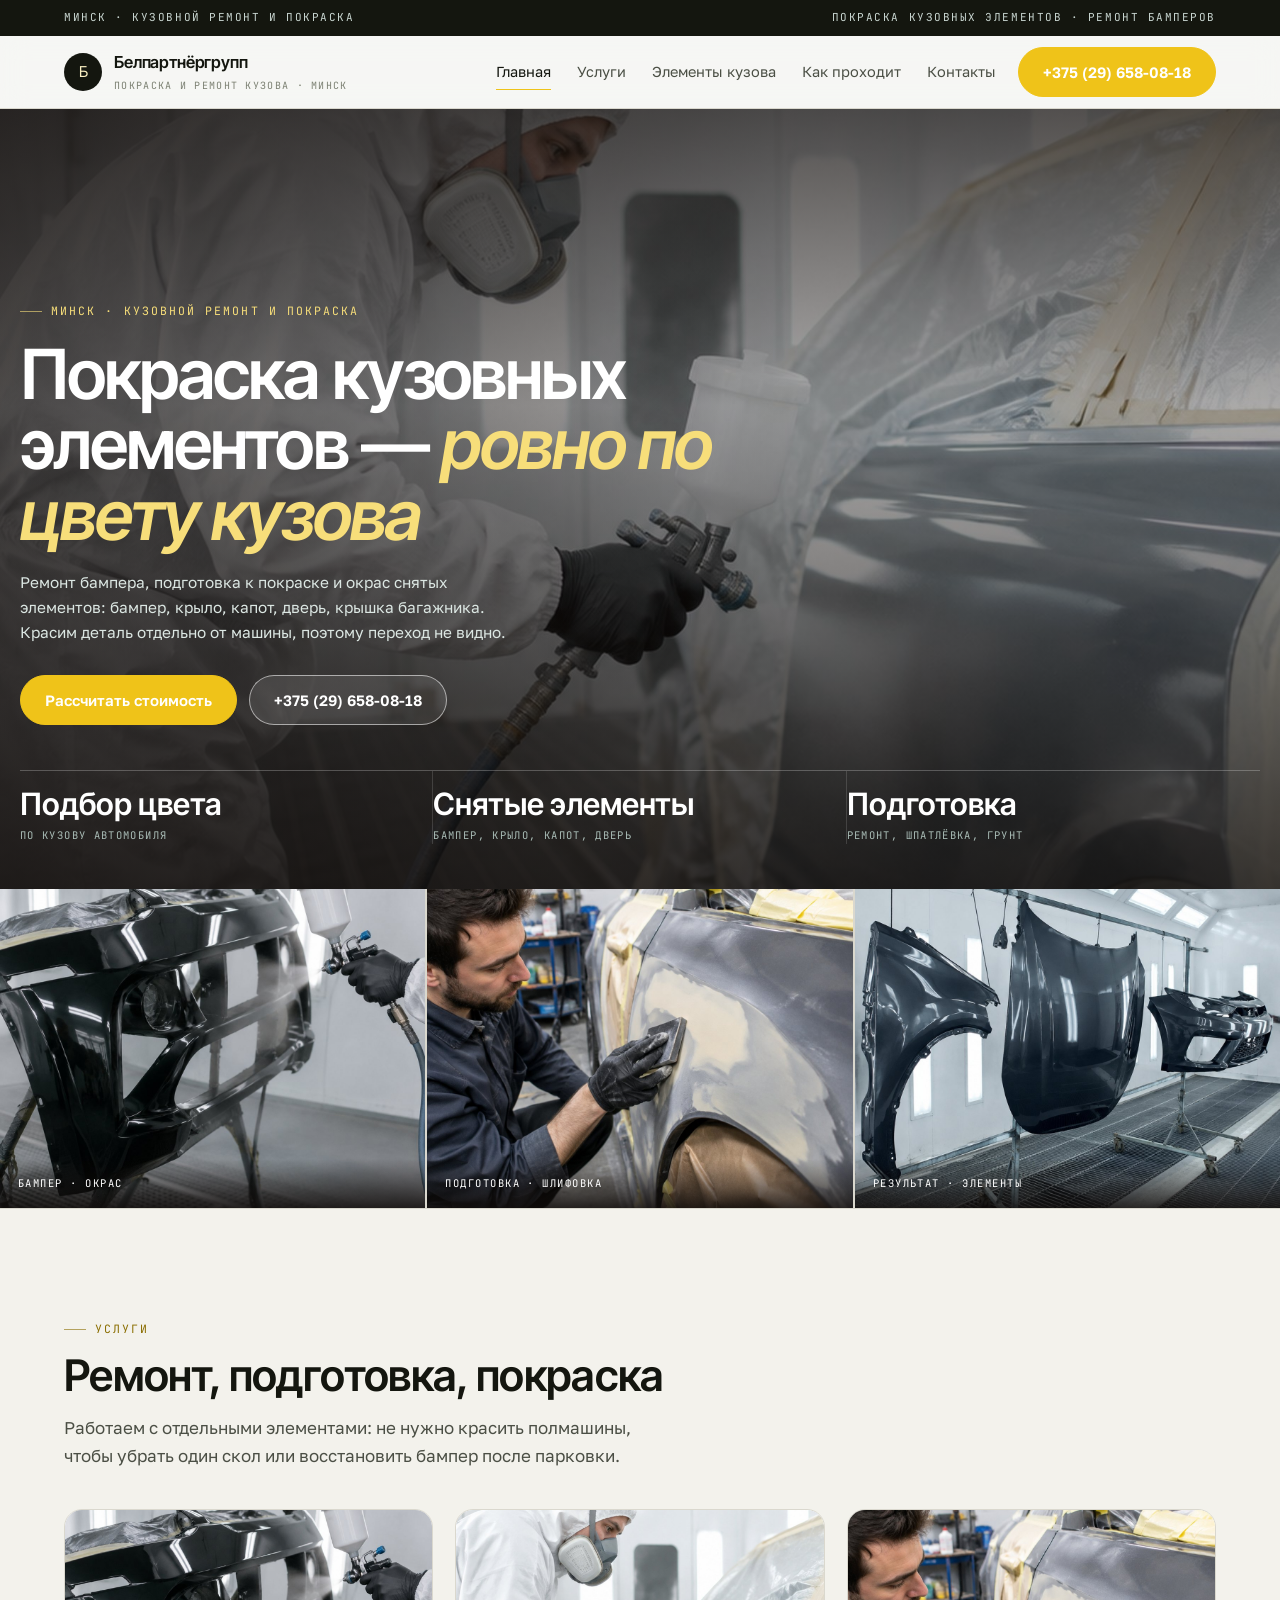
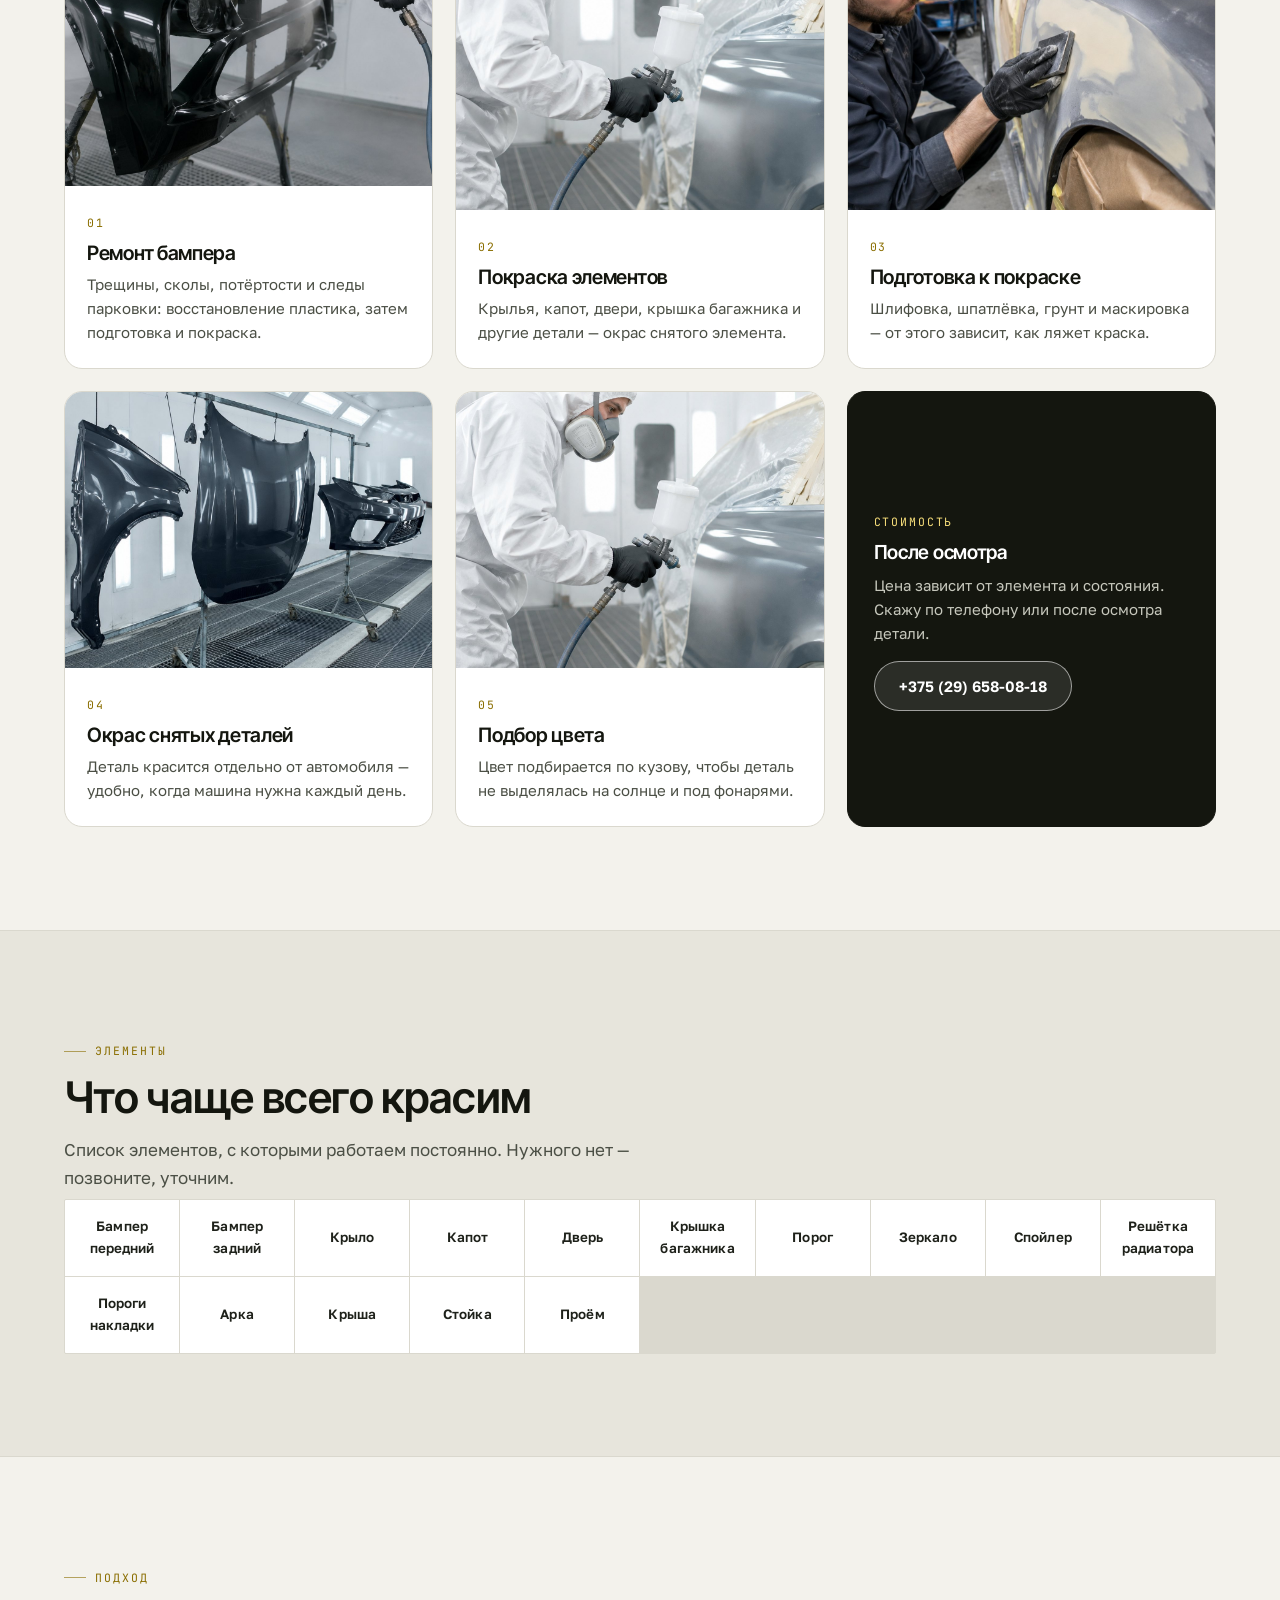
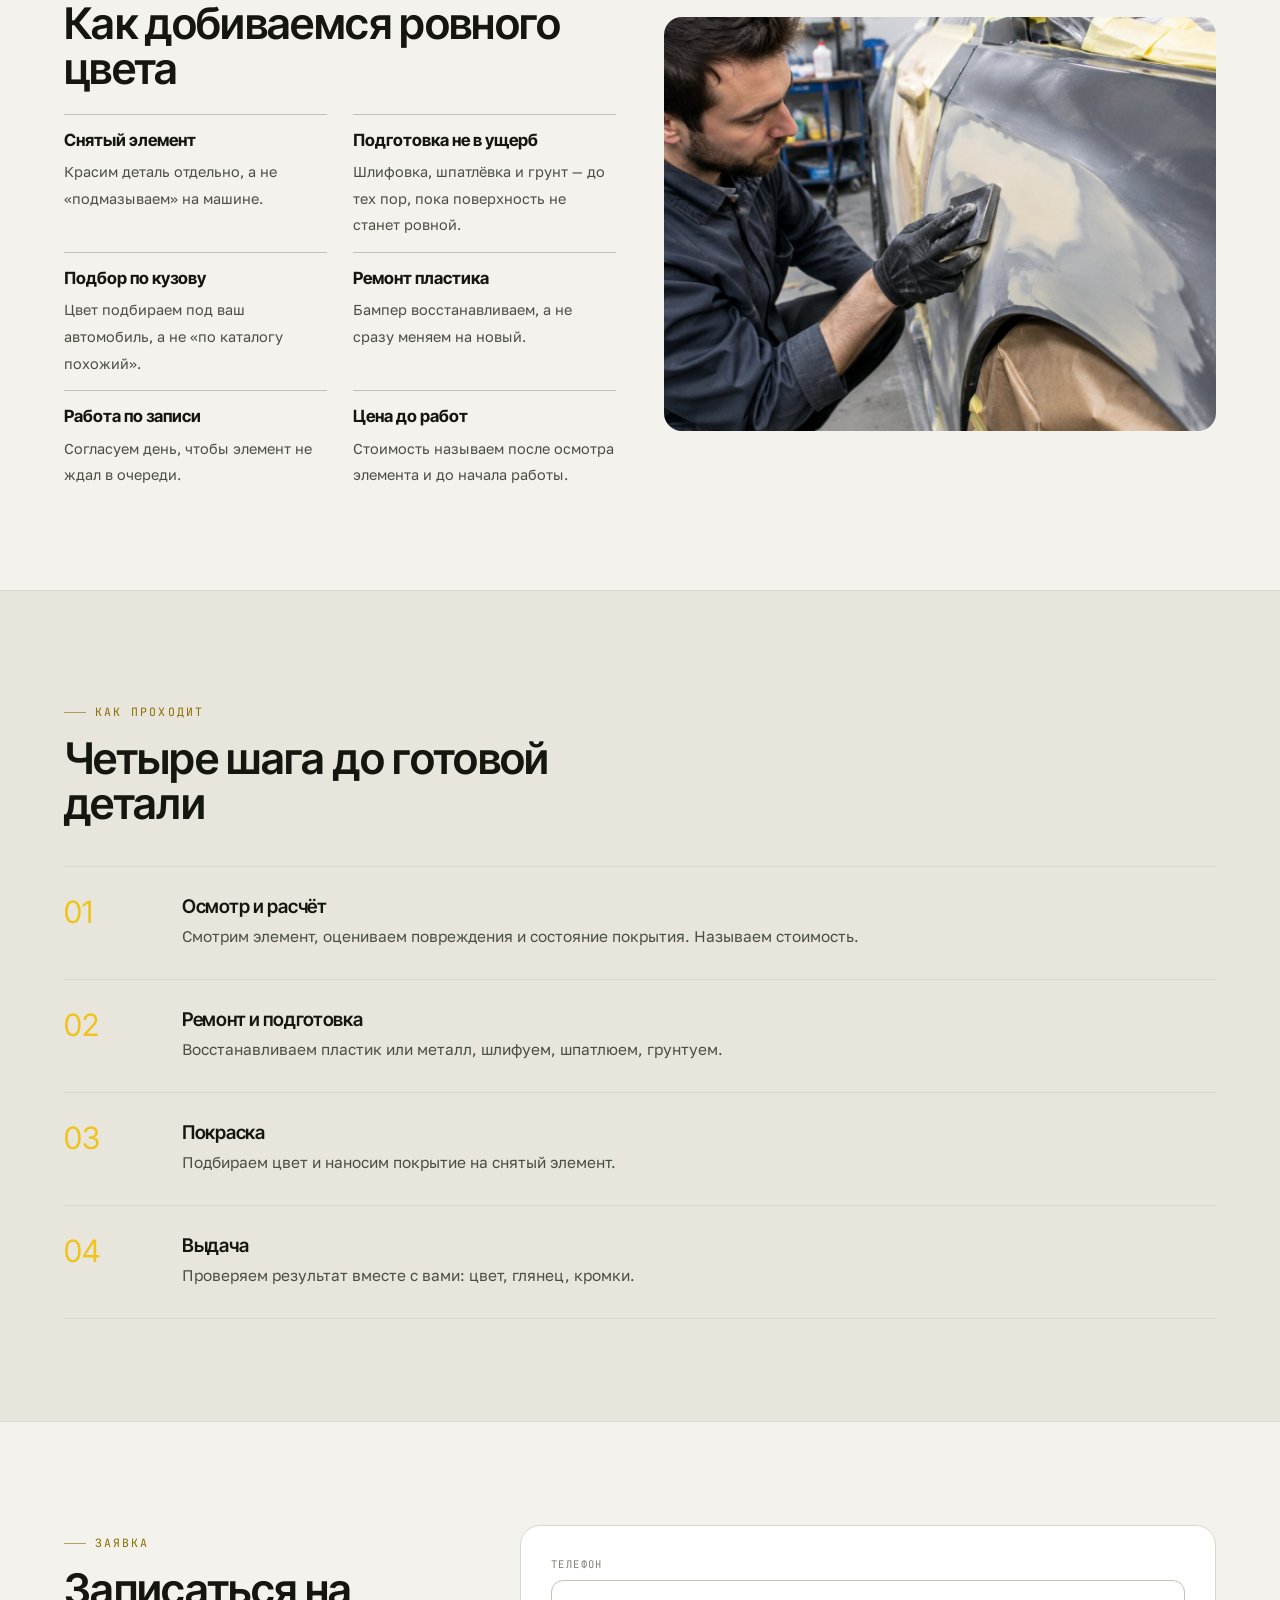
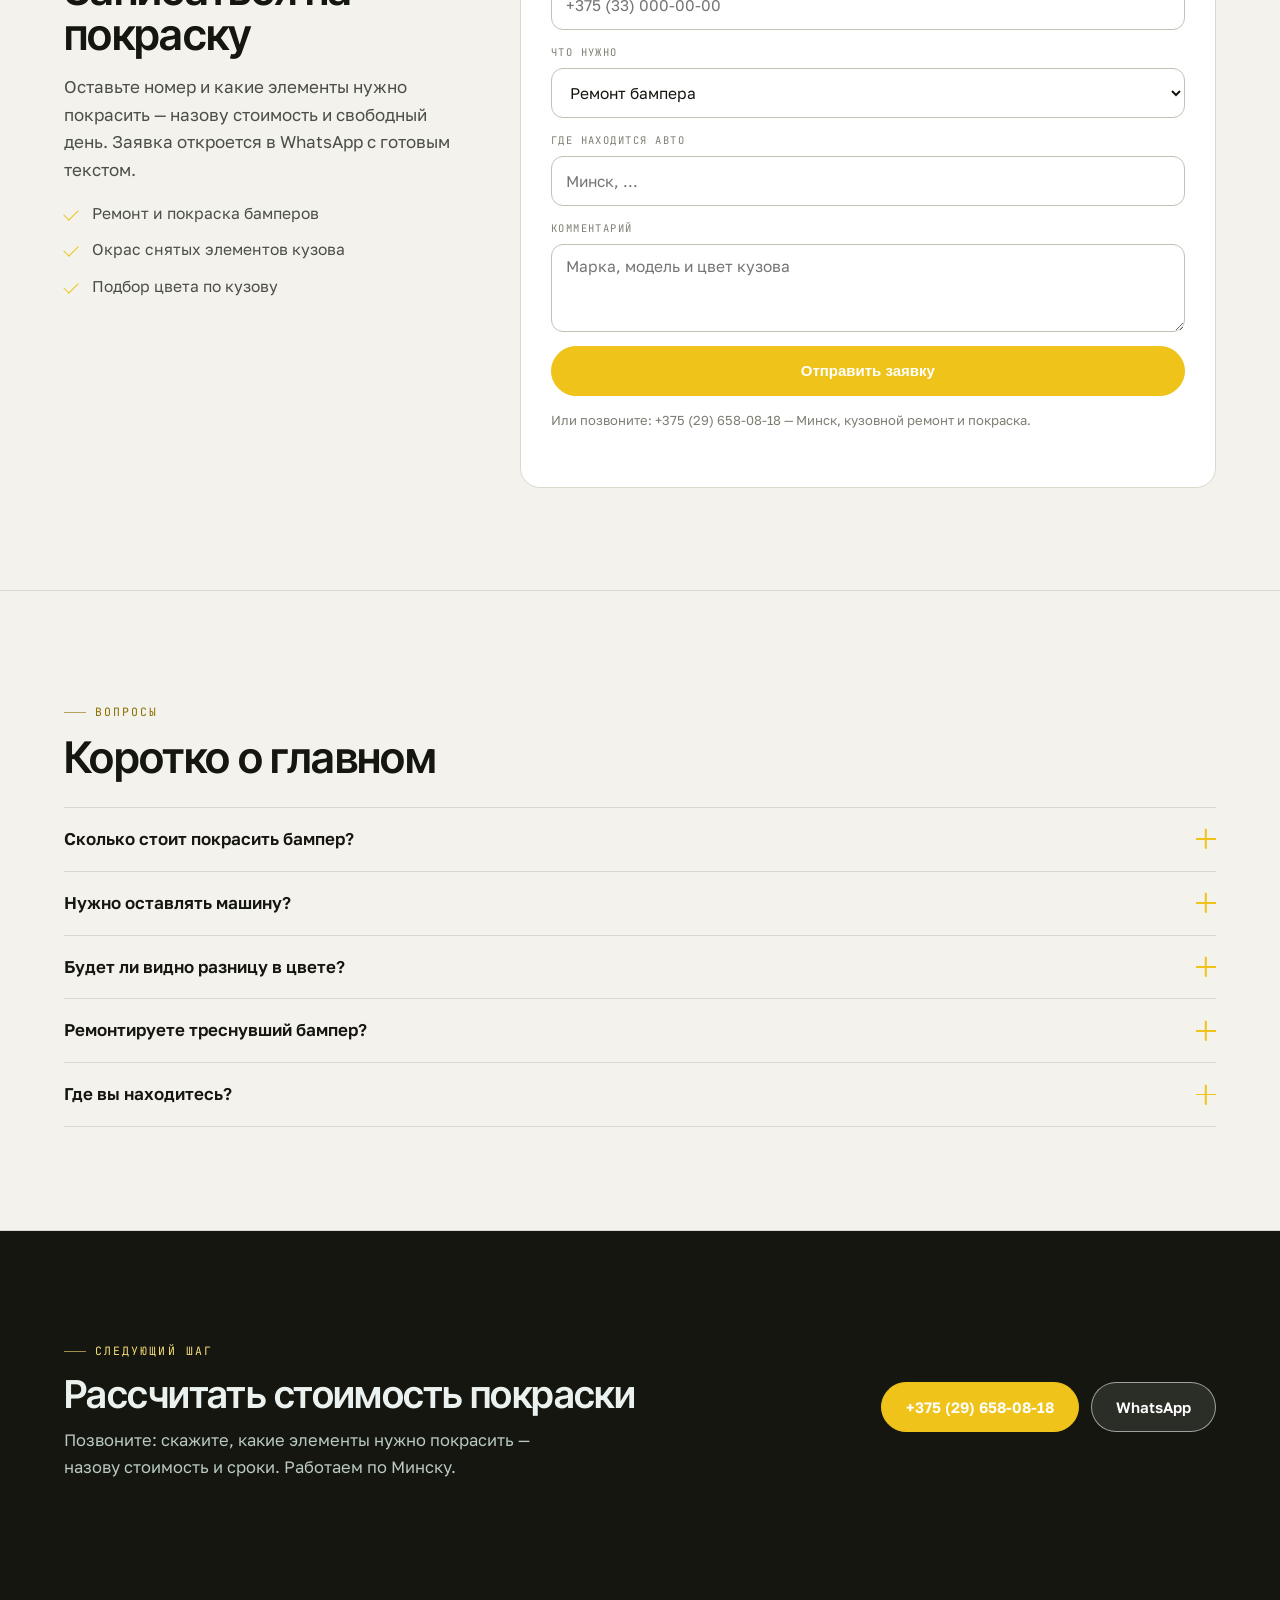
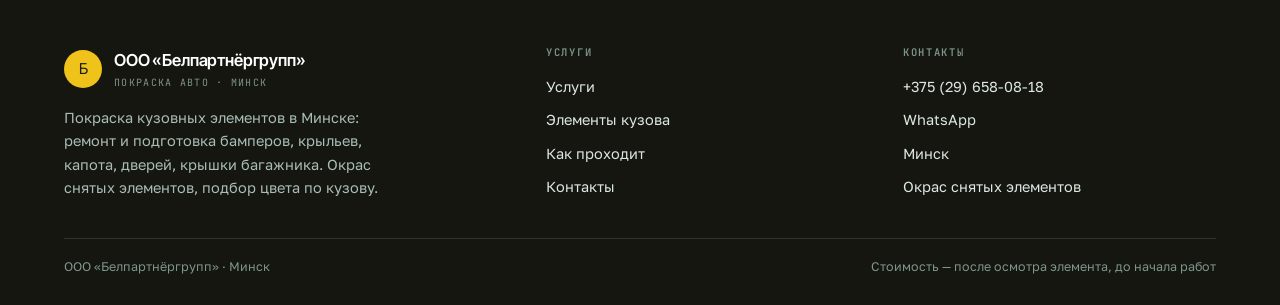
<file: index.html>
<!doctype html>
<html lang="ru">
<head>
<meta charset="utf-8">
<meta name="viewport" content="width=device-width,initial-scale=1">
<title>Покраска кузовных элементов в Минске — ООО «Белпартнёргрупп»</title>
<meta name="description" content="Ремонт бампера, подготовка к покраске, окрас снятых элементов кузова в Минске: бампер, крыло, капот, дверь, крышка багажника. +375 (29) 658-08-18.">
<link rel="icon" href="assets/img/favicon.svg" type="image/svg+xml">
<link rel="preconnect" href="https://fonts.googleapis.com">
<link rel="preconnect" href="https://fonts.gstatic.com" crossorigin>
<link href="https://fonts.googleapis.com/css2?family=Inter+Tight:wght@400;500;600;700&family=Golos+Text:wght@400;500;600;700&family=JetBrains+Mono:wght@400;500&display=swap" rel="stylesheet">
<link rel="stylesheet" href="assets/css/site.css">
</head>
<body>
<div class="topline"><div class="wrap"><span>Минск · кузовной ремонт и покраска</span><span>Покраска кузовных элементов · ремонт бамперов</span></div></div>
<header class="hdr"><div class="wrap hdr__in">
  <a class="logo" href="index.html"><i>Б</i><span><b>Белпартнёргрупп</b><span>покраска и ремонт кузова · Минск</span></span></a>
  <nav class="nav"><a href="index.html" aria-current="page">Главная</a><a href="uslugi.html">Услуги</a><a href="elementy.html">Элементы кузова</a><a href="process.html">Как проходит</a><a href="kontakty.html">Контакты</a></nav>
  <a class="btn" href="tel:+375296580818">+375 (29) 658-08-18</a>
  <button class="burger" id="burger" aria-label="Меню"><span></span></button>
</div></header>
<div class="drawer" id="drawer"><button class="drawer__x" aria-label="Закрыть">×</button><a href="index.html">Главная</a><a href="uslugi.html">Услуги</a><a href="elementy.html">Элементы кузова</a><a href="process.html">Как проходит</a><a href="kontakty.html">Контакты</a><a href="tel:+375296580818">+375 (29) 658-08-18</a></div>

<section class="hero">
<div class="hero__media"><img src="assets/img/hero.jpg" alt="Покраска автомобиля в камере" width="1800" height="1030" fetchpriority="high"></div>
<div class="wrap hero__in">
  <span class="kicker">Минск · кузовной ремонт и покраска</span>
  <h1>Покраска кузовных элементов — <em>ровно по цвету кузова</em></h1>
  <p class="hero__lead">Ремонт бампера, подготовка к покраске и окрас снятых элементов: бампер, крыло, капот, дверь, крышка багажника. Красим деталь отдельно от машины, поэтому переход не видно.</p>
  <div class="hero__btns"><a class="btn" href="#zayavka">Рассчитать стоимость</a><a class="btn btn--w" href="tel:+375296580818">+375 (29) 658-08-18</a></div>
  <div class="hero__stats">
    <div><b>Подбор цвета</b><span>по кузову автомобиля</span></div>
    <div><b>Снятые элементы</b><span>бампер, крыло, капот, дверь</span></div>
    <div><b>Подготовка</b><span>ремонт, шпатлёвка, грунт</span></div>
  </div>
</div>
</section>

<div class="band">
  <figure><img src="assets/img/bumper.jpg" alt="Покраска бампера" loading="lazy"><figcaption>бампер · окрас</figcaption></figure>
  <figure><img src="assets/img/prep.jpg" alt="Подготовка кузовного элемента" loading="lazy"><figcaption>подготовка · шлифовка</figcaption></figure>
  <figure><img src="assets/img/parts.jpg" alt="Покрашенные элементы кузова" loading="lazy"><figcaption>результат · элементы</figcaption></figure>
</div>

<section class="sec"><div class="wrap">
<div class="shead"><span class="kicker">услуги</span><h2>Ремонт, подготовка, покраска</h2><p>Работаем с отдельными элементами: не нужно красить полмашины, чтобы убрать один скол или восстановить бампер после парковки.</p></div>
<div class="cards">
  <article class="card"><img src="assets/img/bumper.jpg" alt="Ремонт бампера" loading="lazy"><div class="card__b"><span class="mono">01</span><h3>Ремонт бампера</h3><p>Трещины, сколы, потёртости и следы парковки: восстановление пластика, затем подготовка и покраска.</p></div></article>
  <article class="card"><img src="assets/img/hero.jpg" alt="Покраска кузовных элементов" loading="lazy"><div class="card__b"><span class="mono">02</span><h3>Покраска элементов</h3><p>Крылья, капот, двери, крышка багажника и другие детали — окрас снятого элемента.</p></div></article>
  <article class="card"><img src="assets/img/prep.jpg" alt="Подготовка к покраске" loading="lazy"><div class="card__b"><span class="mono">03</span><h3>Подготовка к покраске</h3><p>Шлифовка, шпатлёвка, грунт и маскировка — от этого зависит, как ляжет краска.</p></div></article>
  <article class="card"><img src="assets/img/parts.jpg" alt="Окрас снятых элементов" loading="lazy"><div class="card__b"><span class="mono">04</span><h3>Окрас снятых деталей</h3><p>Деталь красится отдельно от автомобиля — удобно, когда машина нужна каждый день.</p></div></article>
  <article class="card"><img src="assets/img/hero.jpg" alt="Подбор цвета" loading="lazy"><div class="card__b"><span class="mono">05</span><h3>Подбор цвета</h3><p>Цвет подбирается по кузову, чтобы деталь не выделялась на солнце и под фонарями.</p></div></article>
  <article class="card" style="display:grid;place-content:center;padding:26px;background:var(--ink);border-color:var(--ink);color:#fff"><div><span class="mono" style="color:#F7DE7A">стоимость</span><h3 style="color:#fff;margin:8px 0 10px">После осмотра</h3><p style="color:#C6C7BC;font-size:15px">Цена зависит от элемента и состояния. Скажу по телефону или после осмотра детали.</p><a class="btn btn--w" style="margin-top:16px" href="tel:+375296580818">+375 (29) 658-08-18</a></div></article>
</div>
</div></section>

<section class="sec sec--alt"><div class="wrap">
<div class="shead"><span class="kicker">элементы</span><h2>Что чаще всего красим</h2><p>Список элементов, с которыми работаем постоянно. Нужного нет — позвоните, уточним.</p></div>
<div class="marks"><span>Бампер передний</span><span>Бампер задний</span><span>Крыло</span><span>Капот</span><span>Дверь</span><span>Крышка багажника</span><span>Порог</span><span>Зеркало</span><span>Спойлер</span><span>Решётка радиатора</span><span>Пороги накладки</span><span>Арка</span><span>Крыша</span><span>Стойка</span><span>Проём</span></div>
</div></section>

<section class="sec"><div class="wrap"><div class="two">
<div><div class="shead"><span class="kicker">подход</span><h2>Как добиваемся ровного цвета</h2></div>
<div class="checks">
<div><b>Снятый элемент</b><span>Красим деталь отдельно, а не «подмазываем» на машине.</span></div>
<div><b>Подготовка не в ущерб</b><span>Шлифовка, шпатлёвка и грунт — до тех пор, пока поверхность не станет ровной.</span></div>
<div><b>Подбор по кузову</b><span>Цвет подбираем под ваш автомобиль, а не «по каталогу похожий».</span></div>
<div><b>Ремонт пластика</b><span>Бампер восстанавливаем, а не сразу меняем на новый.</span></div>
<div><b>Работа по записи</b><span>Согласуем день, чтобы элемент не ждал в очереди.</span></div>
<div><b>Цена до работ</b><span>Стоимость называем после осмотра элемента и до начала работы.</span></div>
</div></div>
<div><img src="assets/img/prep.jpg" alt="Подготовка элемента к покраске" loading="lazy" width="1200" height="900"></div>
</div></div></section>

<section class="sec sec--alt"><div class="wrap">
<div class="shead"><span class="kicker">как проходит</span><h2>Четыре шага до готовой детали</h2></div>
<div class="steps">
<div class="step"><span class="step__n">01</span><div><h3>Осмотр и расчёт</h3><p>Смотрим элемент, оцениваем повреждения и состояние покрытия. Называем стоимость.</p></div></div>
<div class="step"><span class="step__n">02</span><div><h3>Ремонт и подготовка</h3><p>Восстанавливаем пластик или металл, шлифуем, шпатлюем, грунтуем.</p></div></div>
<div class="step"><span class="step__n">03</span><div><h3>Покраска</h3><p>Подбираем цвет и наносим покрытие на снятый элемент.</p></div></div>
<div class="step"><span class="step__n">04</span><div><h3>Выдача</h3><p>Проверяем результат вместе с вами: цвет, глянец, кромки.</p></div></div>
</div>
</div></section>

<section class="sec" id="zayavka"><div class="wrap"><div class="row2">
<div class="side"><div class="shead"><span class="kicker">Заявка</span><h2>Записаться на покраску</h2><p>Оставьте номер и какие элементы нужно покрасить — назову стоимость и свободный день. Заявка откроется в WhatsApp с готовым текстом.</p></div><ul class="list"><li>Ремонт и покраска бамперов</li><li>Окрас снятых элементов кузова</li><li>Подбор цвета по кузову</li></ul></div>
<form class="form" data-form novalidate>
<div class="fld"><label for="f-phone">Телефон</label><input id="f-phone" type="tel" placeholder="+375 (33) 000-00-00" autocomplete="tel" required></div>
<div class="fld"><label for="f-what">Что нужно</label><select id="f-what"><option>Ремонт бампера</option><option>Покраска бампера</option><option>Покраска крыла</option><option>Покраска капота</option><option>Покраска двери</option><option>Крышка багажника</option><option>Несколько элементов</option><option>Нужна консультация</option></select></div>
<div class="fld"><label for="f-where">Где находится авто</label><input id="f-where" type="text" placeholder="Минск, ..."></div>
<div class="fld"><label for="f-msg">Комментарий</label><textarea id="f-msg" placeholder="Марка, модель и цвет кузова"></textarea></div>
<button class="btn" type="submit">Отправить заявку</button>
<p class="form__note">Или позвоните: <a href="tel:+375296580818">+375 (29) 658-08-18</a> — Минск, кузовной ремонт и покраска.</p>
<div class="formout" role="status"></div>
</form>
</div></div></section>

<section class="sec"><div class="wrap">
<div class="shead"><span class="kicker">вопросы</span><h2>Коротко о главном</h2></div>
<div class="faq">
<div class="faq__i"><button class="faq__q" type="button">Сколько стоит покрасить бампер?<span class="faq__x"></span></button><div class="faq__a"><p>Зависит от состояния бампера: нужен ли ремонт пластика и сколько слоёв подготовки. Точную стоимость называем после осмотра элемента, до начала работ.</p></div></div>
<div class="faq__i"><button class="faq__q" type="button">Нужно оставлять машину?<span class="faq__x"></span></button><div class="faq__a"><p>Нет. Работаем со снятыми элементами: привозите деталь, забираете готовую. Это удобно, если автомобиль нужен каждый день.</p></div></div>
<div class="faq__i"><button class="faq__q" type="button">Будет ли видно разницу в цвете?<span class="faq__x"></span></button><div class="faq__a"><p>Цвет подбирается по кузову автомобиля. Если элемент красится отдельно, это как раз позволяет попасть в оттенок точнее, чем при подкрасе на машине.</p></div></div>
<div class="faq__i"><button class="faq__q" type="button">Ремонтируете треснувший бампер?<span class="faq__x"></span></button><div class="faq__a"><p>Да, восстановление пластика входит в работу. Насколько это возможно в вашем случае — скажем после осмотра.</p></div></div>
<div class="faq__i"><button class="faq__q" type="button">Где вы находитесь?<span class="faq__x"></span></button><div class="faq__a"><p>В Минске. Точный адрес и время подскажем по телефону.</p></div></div>
</div>
</div></section>

<section class="sec sec--ink"><div class="wrap"><div class="cta">
<div><div class="shead"><span class="kicker">следующий шаг</span><h2>Рассчитать стоимость покраски</h2></div><p>Позвоните: скажите, какие элементы нужно покрасить — назову стоимость и сроки. Работаем по Минску.</p></div>
<div class="cta__act"><a class="btn" href="tel:+375296580818">+375 (29) 658-08-18</a><a class="btn btn--w" href="https://wa.me/375296580818" target="_blank" rel="noopener">WhatsApp</a></div>
</div></div></section>

<footer class="foot"><div class="wrap"><div class="foot__in">
<div><div class="logo" style="margin:0 0 14px"><i style="background:#EFC319;color:#1A1A12">Б</i><span><b style="color:#fff">ООО «Белпартнёргрупп»</b><span style="color:#7E948C">покраска авто · Минск</span></span></div>
<p style="color:#A9BCB6;max-width:36ch">Покраска кузовных элементов в Минске: ремонт и подготовка бамперов, крыльев, капота, дверей, крышки багажника. Окрас снятых элементов, подбор цвета по кузову.</p></div>
<div><h4>Услуги</h4><a href="uslugi.html">Услуги</a><a href="elementy.html">Элементы кузова</a><a href="process.html">Как проходит</a><a href="kontakty.html">Контакты</a></div>
<div><h4>Контакты</h4><a href="tel:+375296580818">+375 (29) 658-08-18</a><a href="https://wa.me/375296580818" target="_blank" rel="noopener">WhatsApp</a><a href="kontakty.html">Минск</a><a href="kontakty.html">Окрас снятых элементов</a></div>
</div><div class="foot__low"><span>ООО «Белпартнёргрупп» · Минск</span><span>Стоимость — после осмотра элемента, до начала работ</span></div></div></footer>
<div class="fbar"><a href="tel:+375296580818">Позвонить</a><a href="https://wa.me/375296580818" target="_blank" rel="noopener">WhatsApp</a></div>
<script src="assets/js/main.js" defer></script>
</body>
</html>
</file>
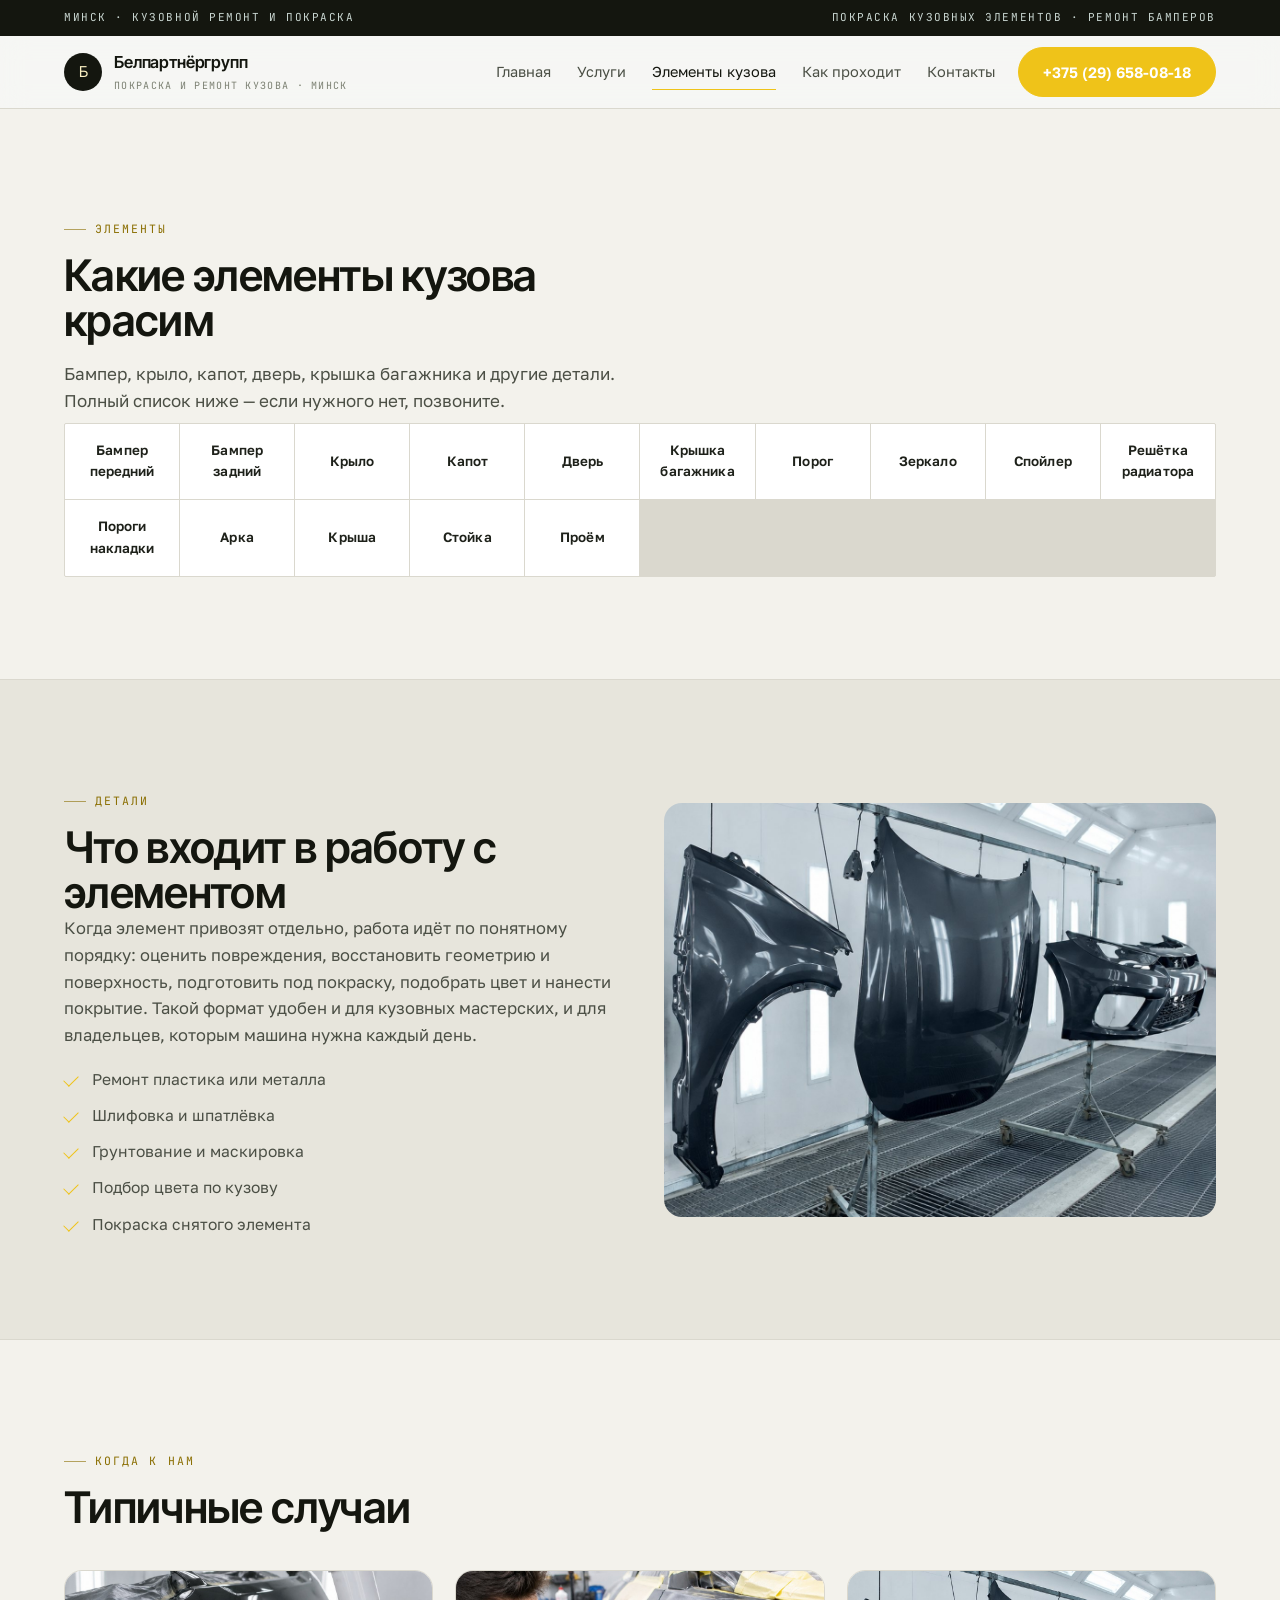
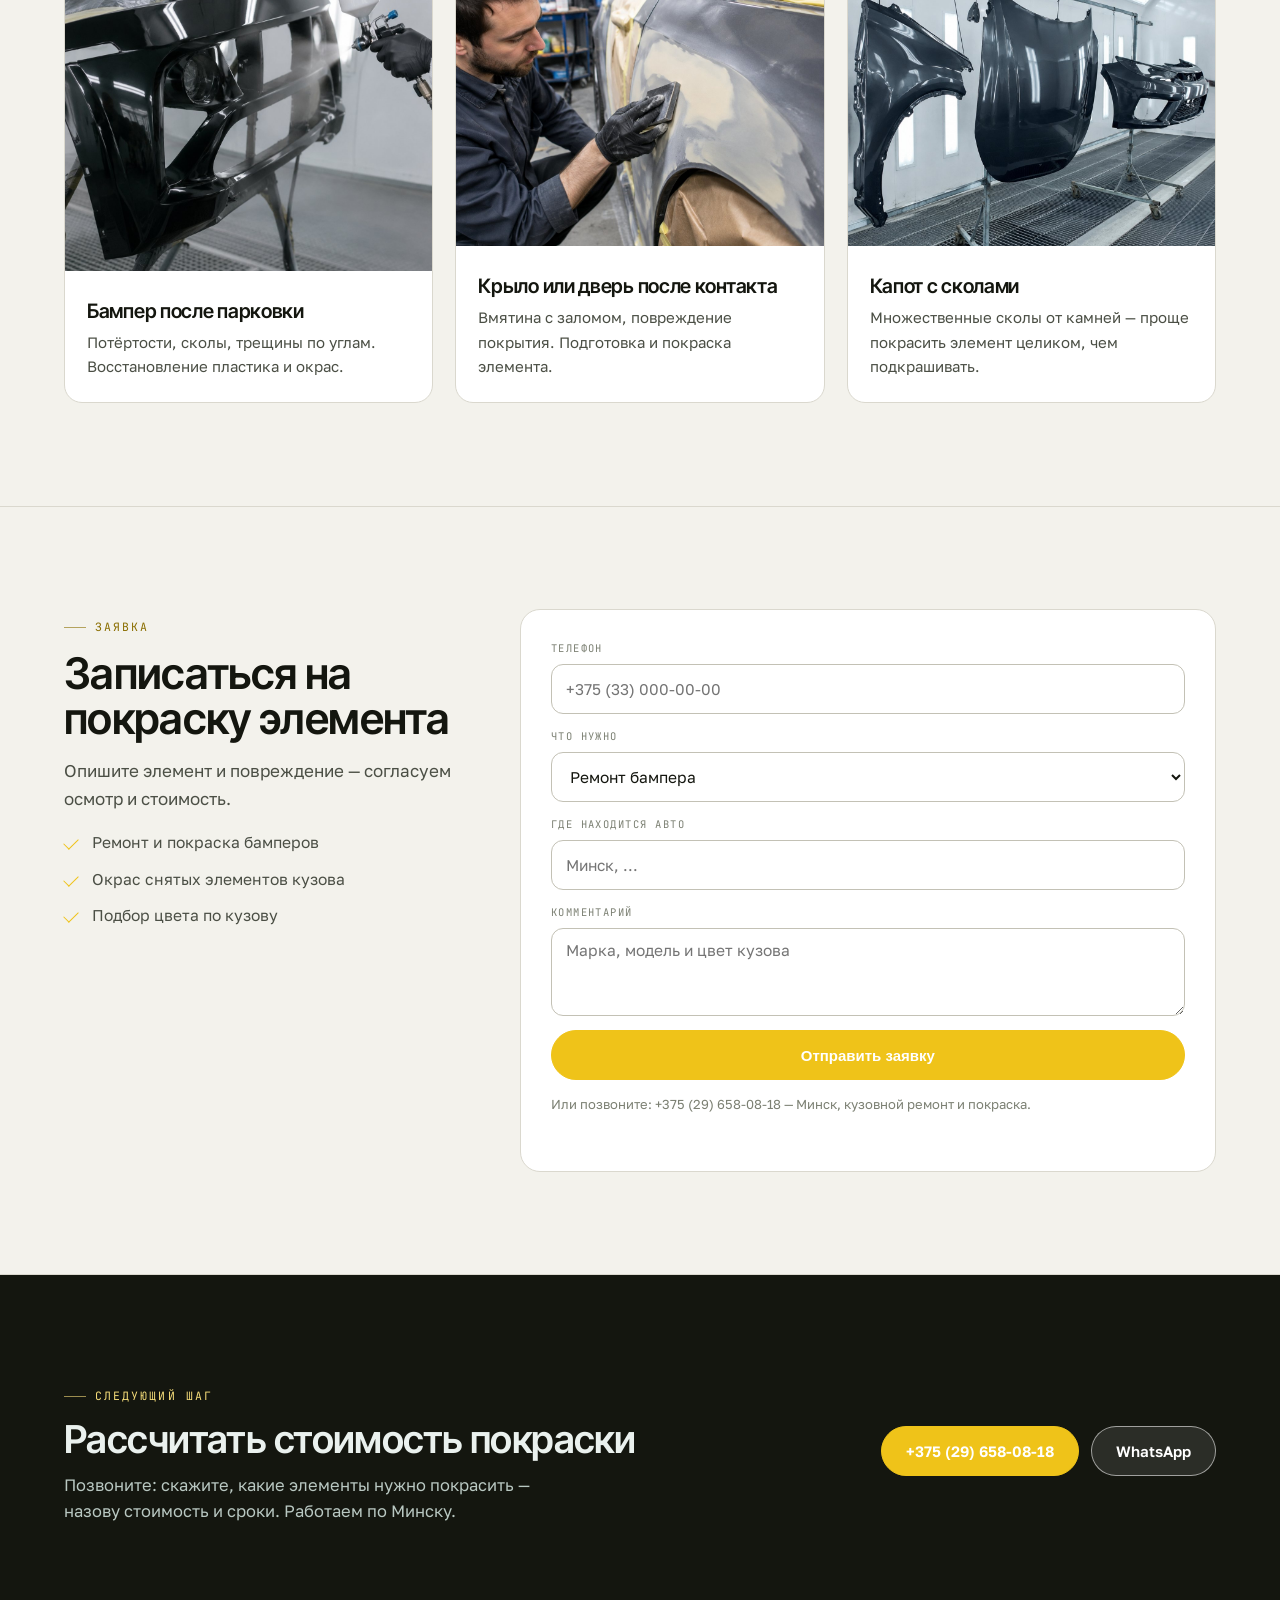
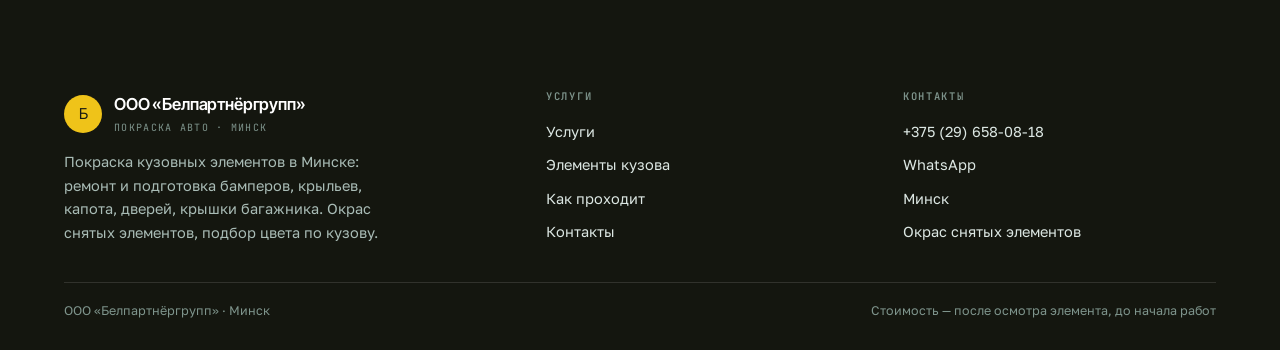
<file: elementy.html>
<!doctype html>
<html lang="ru">
<head>
<meta charset="utf-8">
<meta name="viewport" content="width=device-width,initial-scale=1">
<title>Элементы кузова — бампер, крыло, капот, дверь | Белпартнёргрупп</title>
<meta name="description" content="Какие элементы кузова красим: бампер, крыло, капот, дверь, крышка багажника, порог, зеркало и другие. Минск.">
<link rel="icon" href="assets/img/favicon.svg" type="image/svg+xml">
<link rel="preconnect" href="https://fonts.googleapis.com">
<link rel="preconnect" href="https://fonts.gstatic.com" crossorigin>
<link href="https://fonts.googleapis.com/css2?family=Inter+Tight:wght@400;500;600;700&family=Golos+Text:wght@400;500;600;700&family=JetBrains+Mono:wght@400;500&display=swap" rel="stylesheet">
<link rel="stylesheet" href="assets/css/site.css">
</head>
<body>
<div class="topline"><div class="wrap"><span>Минск · кузовной ремонт и покраска</span><span>Покраска кузовных элементов · ремонт бамперов</span></div></div>
<header class="hdr"><div class="wrap hdr__in">
  <a class="logo" href="index.html"><i>Б</i><span><b>Белпартнёргрупп</b><span>покраска и ремонт кузова · Минск</span></span></a>
  <nav class="nav"><a href="index.html">Главная</a><a href="uslugi.html">Услуги</a><a href="elementy.html" aria-current="page">Элементы кузова</a><a href="process.html">Как проходит</a><a href="kontakty.html">Контакты</a></nav>
  <a class="btn" href="tel:+375296580818">+375 (29) 658-08-18</a>
  <button class="burger" id="burger" aria-label="Меню"><span></span></button>
</div></header>
<div class="drawer" id="drawer"><button class="drawer__x" aria-label="Закрыть">×</button><a href="index.html">Главная</a><a href="uslugi.html">Услуги</a><a href="elementy.html">Элементы кузова</a><a href="process.html">Как проходит</a><a href="kontakty.html">Контакты</a><a href="tel:+375296580818">+375 (29) 658-08-18</a></div>

<section class="sec"><div class="wrap">
<div class="shead"><span class="kicker">элементы</span><h1>Какие элементы кузова красим</h1><p>Бампер, крыло, капот, дверь, крышка багажника и другие детали. Полный список ниже — если нужного нет, позвоните.</p></div>
<div class="marks"><span>Бампер передний</span><span>Бампер задний</span><span>Крыло</span><span>Капот</span><span>Дверь</span><span>Крышка багажника</span><span>Порог</span><span>Зеркало</span><span>Спойлер</span><span>Решётка радиатора</span><span>Пороги накладки</span><span>Арка</span><span>Крыша</span><span>Стойка</span><span>Проём</span></div>
</div></section>

<section class="sec sec--alt"><div class="wrap"><div class="two">
<div><div class="shead"><span class="kicker">детали</span><h2>Что входит в работу с элементом</h2></div>
<p style="color:var(--body)">Когда элемент привозят отдельно, работа идёт по понятному порядку: оценить повреждения, восстановить геометрию и поверхность, подготовить под покраску, подобрать цвет и нанести покрытие. Такой формат удобен и для кузовных мастерских, и для владельцев, которым машина нужна каждый день.</p>
<ul class="list"><li>Ремонт пластика или металла</li><li>Шлифовка и шпатлёвка</li><li>Грунтование и маскировка</li><li>Подбор цвета по кузову</li><li>Покраска снятого элемента</li></ul></div>
<div><img src="assets/img/parts.jpg" alt="Покрашенные элементы кузова" loading="lazy"></div>
</div></div></section>

<section class="sec"><div class="wrap">
<div class="shead"><span class="kicker">когда к нам</span><h2>Типичные случаи</h2></div>
<div class="cards">
<article class="card"><img src="assets/img/bumper.jpg" alt="Бампер после парковки" loading="lazy"><div class="card__b"><h3>Бампер после парковки</h3><p>Потёртости, сколы, трещины по углам. Восстановление пластика и окрас.</p></div></article>
<article class="card"><img src="assets/img/prep.jpg" alt="Крыло после контакта" loading="lazy"><div class="card__b"><h3>Крыло или дверь после контакта</h3><p>Вмятина с заломом, повреждение покрытия. Подготовка и покраска элемента.</p></div></article>
<article class="card"><img src="assets/img/parts.jpg" alt="Капот с сколами" loading="lazy"><div class="card__b"><h3>Капот с сколами</h3><p>Множественные сколы от камней — проще покрасить элемент целиком, чем подкрашивать.</p></div></article>
</div>
</div></section>

<section class="sec" id="zayavka"><div class="wrap"><div class="row2">
<div class="side"><div class="shead"><span class="kicker">Заявка</span><h2>Записаться на покраску элемента</h2><p>Опишите элемент и повреждение — согласуем осмотр и стоимость.</p></div><ul class="list"><li>Ремонт и покраска бамперов</li><li>Окрас снятых элементов кузова</li><li>Подбор цвета по кузову</li></ul></div>
<form class="form" data-form novalidate>
<div class="fld"><label for="f-phone">Телефон</label><input id="f-phone" type="tel" placeholder="+375 (33) 000-00-00" autocomplete="tel" required></div>
<div class="fld"><label for="f-what">Что нужно</label><select id="f-what"><option>Ремонт бампера</option><option>Покраска бампера</option><option>Покраска крыла</option><option>Покраска капота</option><option>Покраска двери</option><option>Крышка багажника</option><option>Несколько элементов</option><option>Нужна консультация</option></select></div>
<div class="fld"><label for="f-where">Где находится авто</label><input id="f-where" type="text" placeholder="Минск, ..."></div>
<div class="fld"><label for="f-msg">Комментарий</label><textarea id="f-msg" placeholder="Марка, модель и цвет кузова"></textarea></div>
<button class="btn" type="submit">Отправить заявку</button>
<p class="form__note">Или позвоните: <a href="tel:+375296580818">+375 (29) 658-08-18</a> — Минск, кузовной ремонт и покраска.</p>
<div class="formout" role="status"></div>
</form>
</div></div></section>

<section class="sec sec--ink"><div class="wrap"><div class="cta">
<div><div class="shead"><span class="kicker">следующий шаг</span><h2>Рассчитать стоимость покраски</h2></div><p>Позвоните: скажите, какие элементы нужно покрасить — назову стоимость и сроки. Работаем по Минску.</p></div>
<div class="cta__act"><a class="btn" href="tel:+375296580818">+375 (29) 658-08-18</a><a class="btn btn--w" href="https://wa.me/375296580818" target="_blank" rel="noopener">WhatsApp</a></div>
</div></div></section>

<footer class="foot"><div class="wrap"><div class="foot__in">
<div><div class="logo" style="margin:0 0 14px"><i style="background:#EFC319;color:#1A1A12">Б</i><span><b style="color:#fff">ООО «Белпартнёргрупп»</b><span style="color:#7E948C">покраска авто · Минск</span></span></div>
<p style="color:#A9BCB6;max-width:36ch">Покраска кузовных элементов в Минске: ремонт и подготовка бамперов, крыльев, капота, дверей, крышки багажника. Окрас снятых элементов, подбор цвета по кузову.</p></div>
<div><h4>Услуги</h4><a href="uslugi.html">Услуги</a><a href="elementy.html">Элементы кузова</a><a href="process.html">Как проходит</a><a href="kontakty.html">Контакты</a></div>
<div><h4>Контакты</h4><a href="tel:+375296580818">+375 (29) 658-08-18</a><a href="https://wa.me/375296580818" target="_blank" rel="noopener">WhatsApp</a><a href="kontakty.html">Минск</a><a href="kontakty.html">Окрас снятых элементов</a></div>
</div><div class="foot__low"><span>ООО «Белпартнёргрупп» · Минск</span><span>Стоимость — после осмотра элемента, до начала работ</span></div></div></footer>
<div class="fbar"><a href="tel:+375296580818">Позвонить</a><a href="https://wa.me/375296580818" target="_blank" rel="noopener">WhatsApp</a></div>
<script src="assets/js/main.js" defer></script>
</body>
</html>
</file>
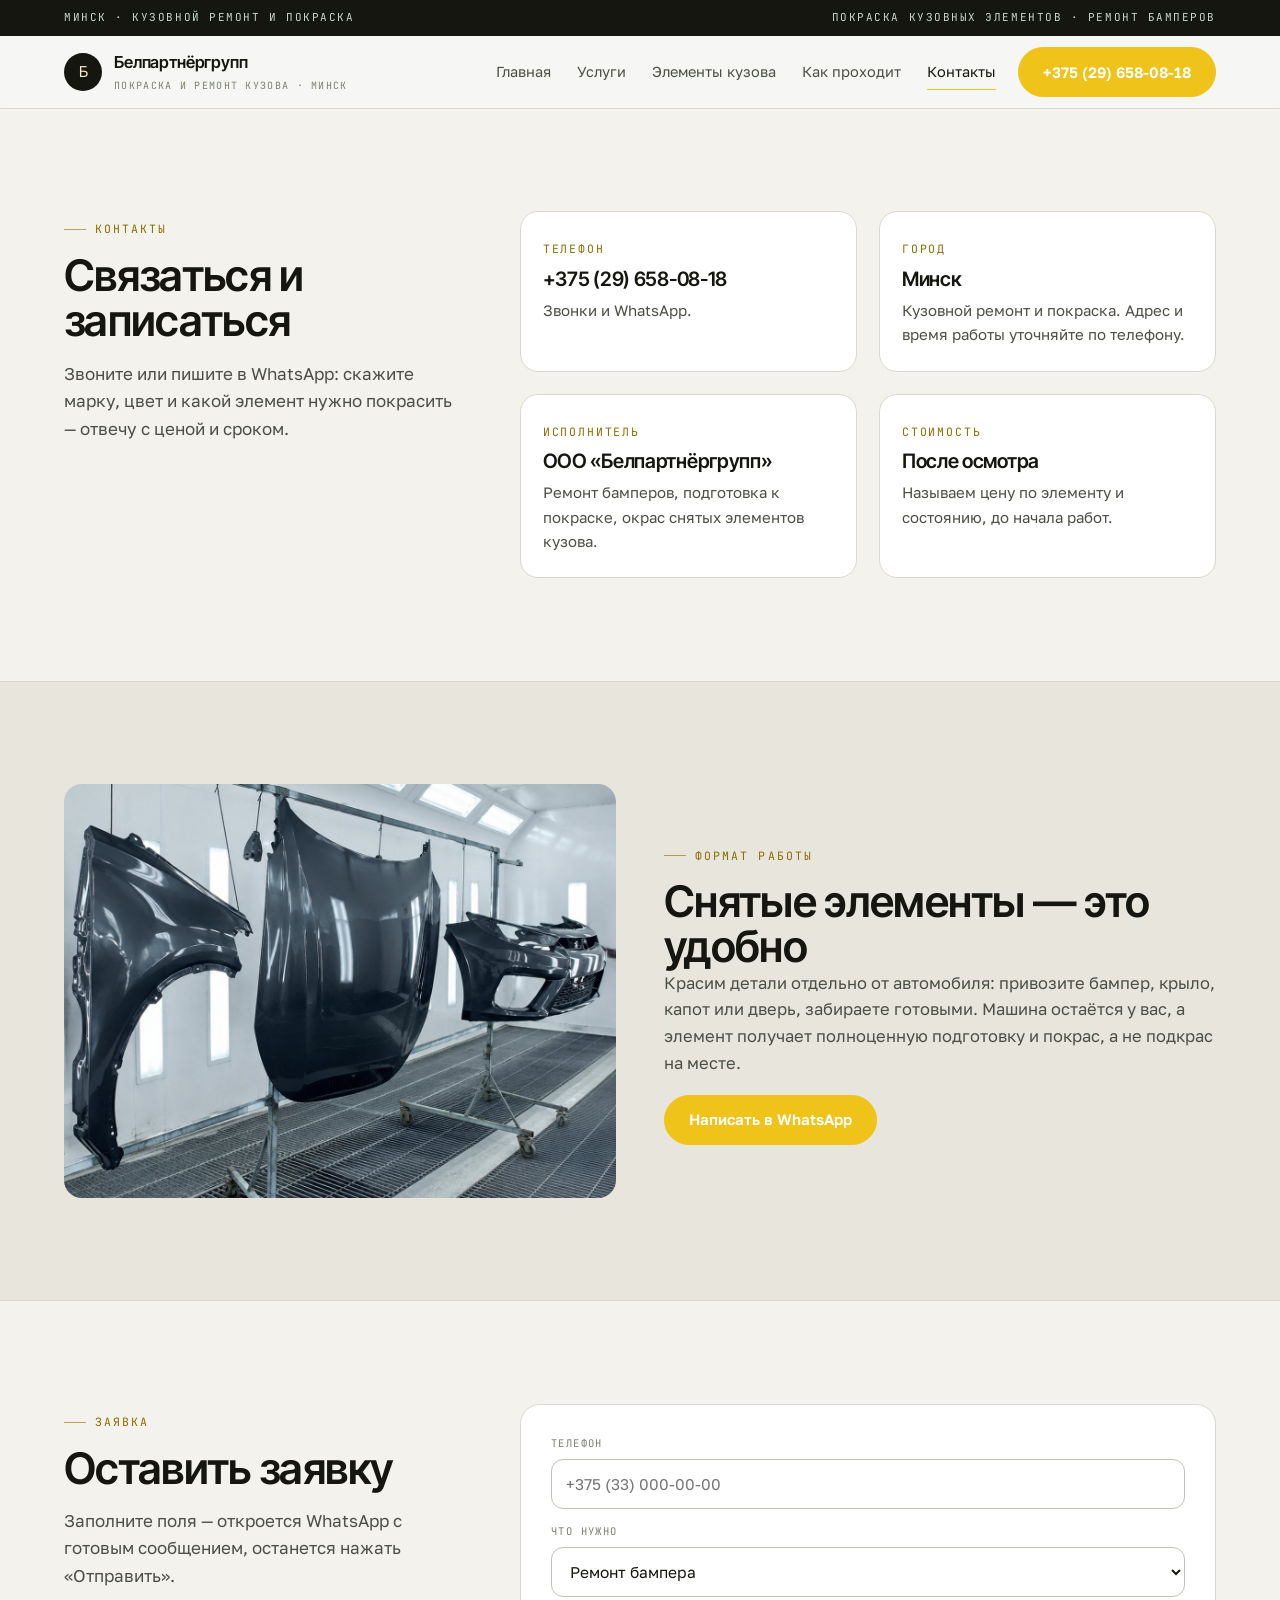
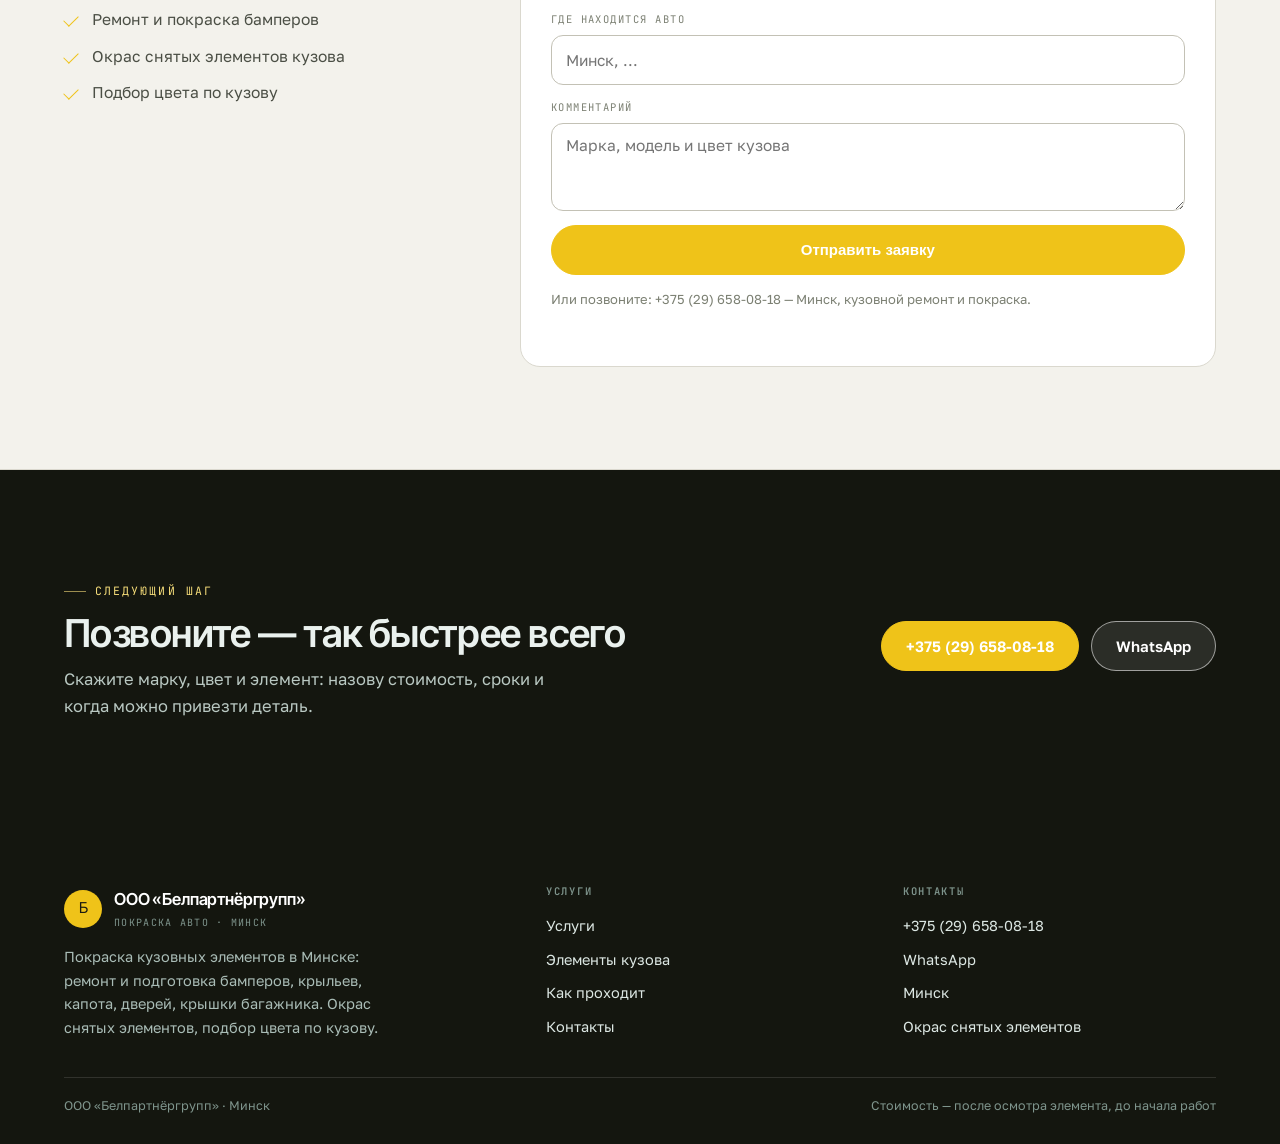
<file: kontakty.html>
<!doctype html>
<html lang="ru">
<head>
<meta charset="utf-8">
<meta name="viewport" content="width=device-width,initial-scale=1">
<title>Контакты — покраска авто в Минске | ООО «Белпартнёргрупп»</title>
<meta name="description" content="Телефон +375 (29) 658-08-18. Минск, кузовной ремонт и покраска: бамперы, крылья, капот, двери, крышка багажника.">
<link rel="icon" href="assets/img/favicon.svg" type="image/svg+xml">
<link rel="preconnect" href="https://fonts.googleapis.com">
<link rel="preconnect" href="https://fonts.gstatic.com" crossorigin>
<link href="https://fonts.googleapis.com/css2?family=Inter+Tight:wght@400;500;600;700&family=Golos+Text:wght@400;500;600;700&family=JetBrains+Mono:wght@400;500&display=swap" rel="stylesheet">
<link rel="stylesheet" href="assets/css/site.css">
</head>
<body>
<div class="topline"><div class="wrap"><span>Минск · кузовной ремонт и покраска</span><span>Покраска кузовных элементов · ремонт бамперов</span></div></div>
<header class="hdr"><div class="wrap hdr__in">
  <a class="logo" href="index.html"><i>Б</i><span><b>Белпартнёргрупп</b><span>покраска и ремонт кузова · Минск</span></span></a>
  <nav class="nav"><a href="index.html">Главная</a><a href="uslugi.html">Услуги</a><a href="elementy.html">Элементы кузова</a><a href="process.html">Как проходит</a><a href="kontakty.html" aria-current="page">Контакты</a></nav>
  <a class="btn" href="tel:+375296580818">+375 (29) 658-08-18</a>
  <button class="burger" id="burger" aria-label="Меню"><span></span></button>
</div></header>
<div class="drawer" id="drawer"><button class="drawer__x" aria-label="Закрыть">×</button><a href="index.html">Главная</a><a href="uslugi.html">Услуги</a><a href="elementy.html">Элементы кузова</a><a href="process.html">Как проходит</a><a href="kontakty.html">Контакты</a><a href="tel:+375296580818">+375 (29) 658-08-18</a></div>

<section class="sec"><div class="wrap"><div class="row2">
<div class="side"><div class="shead"><span class="kicker">контакты</span><h1>Связаться и записаться</h1><p>Звоните или пишите в WhatsApp: скажите марку, цвет и какой элемент нужно покрасить — отвечу с ценой и сроком.</p></div></div>
<div><div class="cards" style="grid-template-columns:1fr 1fr;margin-top:0">
<div class="card"><div class="card__b"><span class="mono">телефон</span><h3><a href="tel:+375296580818">+375 (29) 658-08-18</a></h3><p>Звонки и WhatsApp.</p></div></div>
<div class="card"><div class="card__b"><span class="mono">город</span><h3>Минск</h3><p>Кузовной ремонт и покраска. Адрес и время работы уточняйте по телефону.</p></div></div>
<div class="card"><div class="card__b"><span class="mono">исполнитель</span><h3>ООО «Белпартнёргрупп»</h3><p>Ремонт бамперов, подготовка к покраске, окрас снятых элементов кузова.</p></div></div>
<div class="card"><div class="card__b"><span class="mono">стоимость</span><h3>После осмотра</h3><p>Называем цену по элементу и состоянию, до начала работ.</p></div></div>
</div></div>
</div></div></section>

<section class="sec sec--alt"><div class="wrap"><div class="two">
<div><img src="assets/img/parts.jpg" alt="Элементы кузова после покраски" loading="lazy"></div>
<div><div class="shead"><span class="kicker">формат работы</span><h2>Снятые элементы — это удобно</h2></div>
<p style="color:var(--body)">Красим детали отдельно от автомобиля: привозите бампер, крыло, капот или дверь, забираете готовыми. Машина остаётся у вас, а элемент получает полноценную подготовку и покрас, а не подкрас на месте.</p>
<a class="btn" href="https://wa.me/375296580818" target="_blank" rel="noopener" style="margin-top:18px">Написать в WhatsApp</a></div>
</div></div></section>

<section class="sec" id="zayavka"><div class="wrap"><div class="row2">
<div class="side"><div class="shead"><span class="kicker">Заявка</span><h2>Оставить заявку</h2><p>Заполните поля — откроется WhatsApp с готовым сообщением, останется нажать «Отправить».</p></div><ul class="list"><li>Ремонт и покраска бамперов</li><li>Окрас снятых элементов кузова</li><li>Подбор цвета по кузову</li></ul></div>
<form class="form" data-form novalidate>
<div class="fld"><label for="f-phone">Телефон</label><input id="f-phone" type="tel" placeholder="+375 (33) 000-00-00" autocomplete="tel" required></div>
<div class="fld"><label for="f-what">Что нужно</label><select id="f-what"><option>Ремонт бампера</option><option>Покраска бампера</option><option>Покраска крыла</option><option>Покраска капота</option><option>Покраска двери</option><option>Крышка багажника</option><option>Несколько элементов</option><option>Нужна консультация</option></select></div>
<div class="fld"><label for="f-where">Где находится авто</label><input id="f-where" type="text" placeholder="Минск, ..."></div>
<div class="fld"><label for="f-msg">Комментарий</label><textarea id="f-msg" placeholder="Марка, модель и цвет кузова"></textarea></div>
<button class="btn" type="submit">Отправить заявку</button>
<p class="form__note">Или позвоните: <a href="tel:+375296580818">+375 (29) 658-08-18</a> — Минск, кузовной ремонт и покраска.</p>
<div class="formout" role="status"></div>
</form>
</div></div></section>

<section class="sec sec--ink"><div class="wrap"><div class="cta">
<div><div class="shead"><span class="kicker">следующий шаг</span><h2>Позвоните — так быстрее всего</h2></div><p>Скажите марку, цвет и элемент: назову стоимость, сроки и когда можно привезти деталь.</p></div>
<div class="cta__act"><a class="btn" href="tel:+375296580818">+375 (29) 658-08-18</a><a class="btn btn--w" href="https://wa.me/375296580818" target="_blank" rel="noopener">WhatsApp</a></div>
</div></div></section>

<footer class="foot"><div class="wrap"><div class="foot__in">
<div><div class="logo" style="margin:0 0 14px"><i style="background:#EFC319;color:#1A1A12">Б</i><span><b style="color:#fff">ООО «Белпартнёргрупп»</b><span style="color:#7E948C">покраска авто · Минск</span></span></div>
<p style="color:#A9BCB6;max-width:36ch">Покраска кузовных элементов в Минске: ремонт и подготовка бамперов, крыльев, капота, дверей, крышки багажника. Окрас снятых элементов, подбор цвета по кузову.</p></div>
<div><h4>Услуги</h4><a href="uslugi.html">Услуги</a><a href="elementy.html">Элементы кузова</a><a href="process.html">Как проходит</a><a href="kontakty.html">Контакты</a></div>
<div><h4>Контакты</h4><a href="tel:+375296580818">+375 (29) 658-08-18</a><a href="https://wa.me/375296580818" target="_blank" rel="noopener">WhatsApp</a><a href="kontakty.html">Минск</a><a href="kontakty.html">Окрас снятых элементов</a></div>
</div><div class="foot__low"><span>ООО «Белпартнёргрупп» · Минск</span><span>Стоимость — после осмотра элемента, до начала работ</span></div></div></footer>
<div class="fbar"><a href="tel:+375296580818">Позвонить</a><a href="https://wa.me/375296580818" target="_blank" rel="noopener">WhatsApp</a></div>
<script src="assets/js/main.js" defer></script>
</body>
</html>
</file>
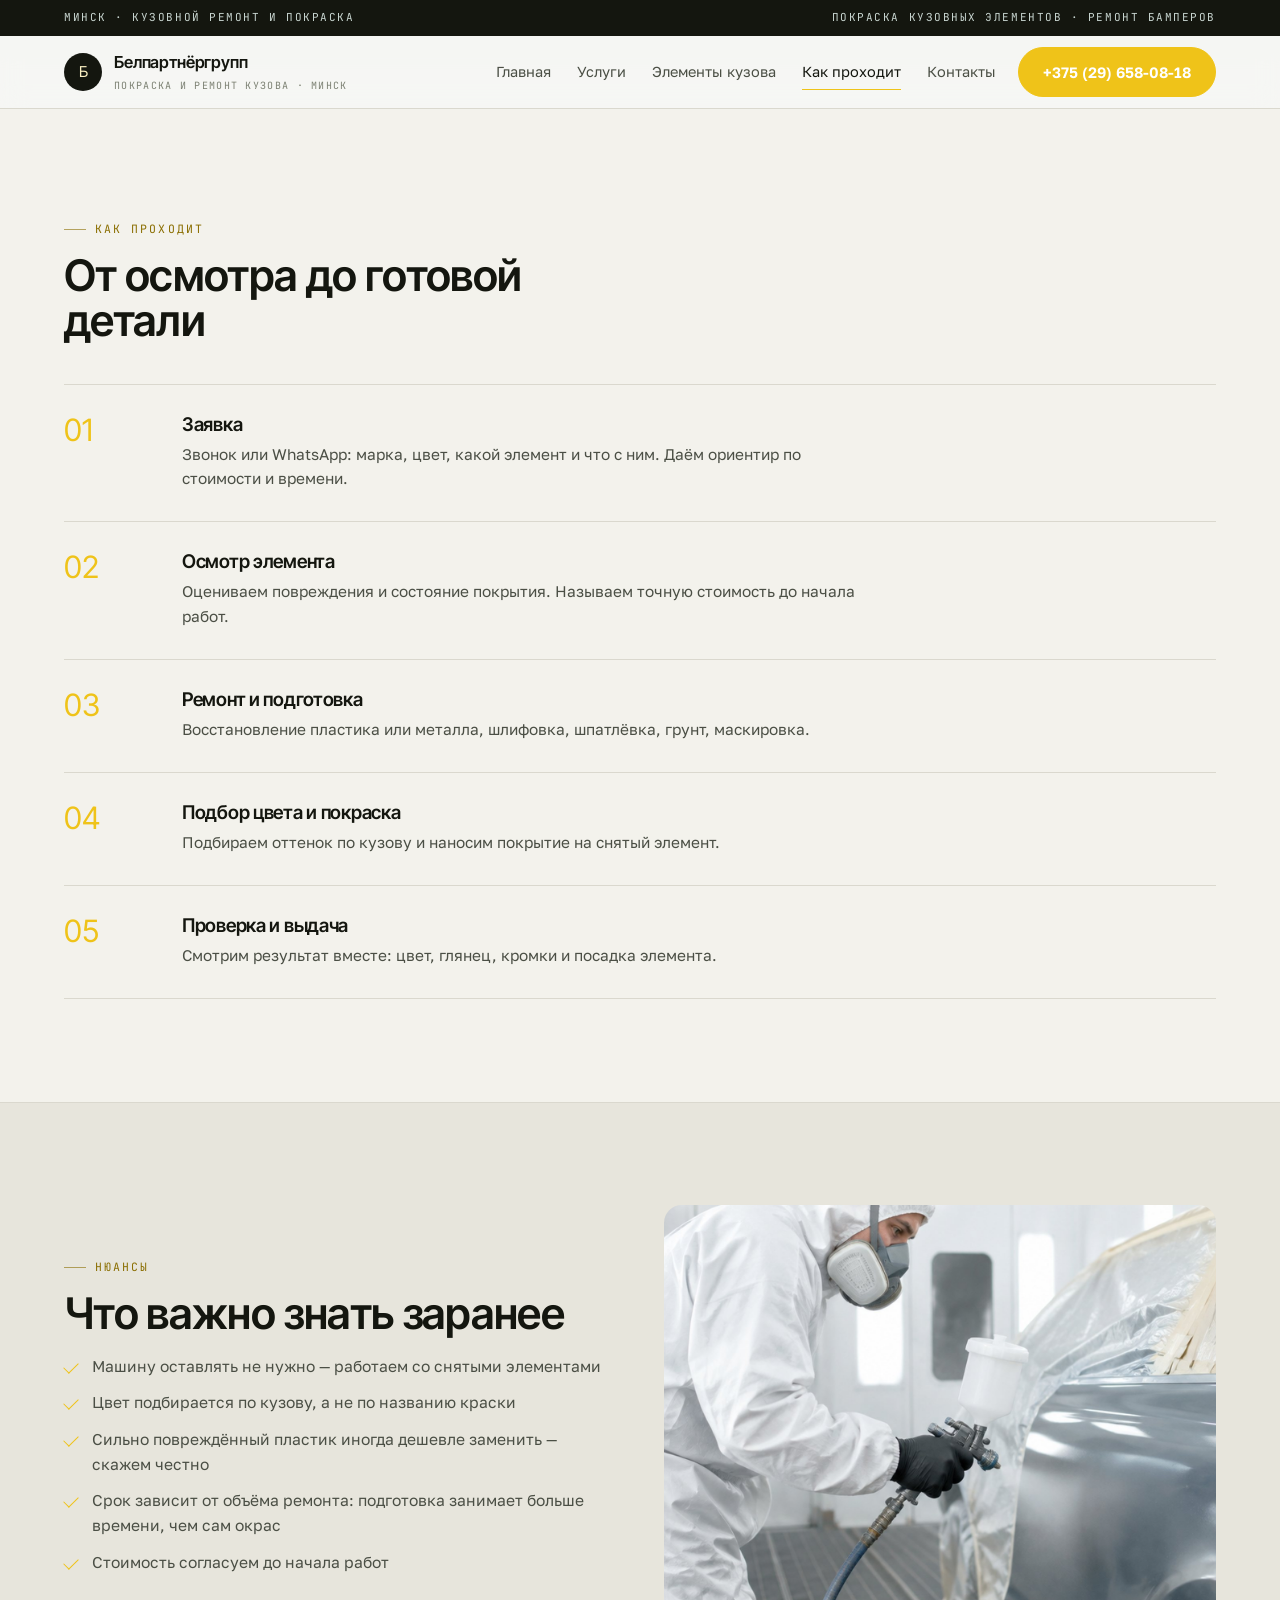
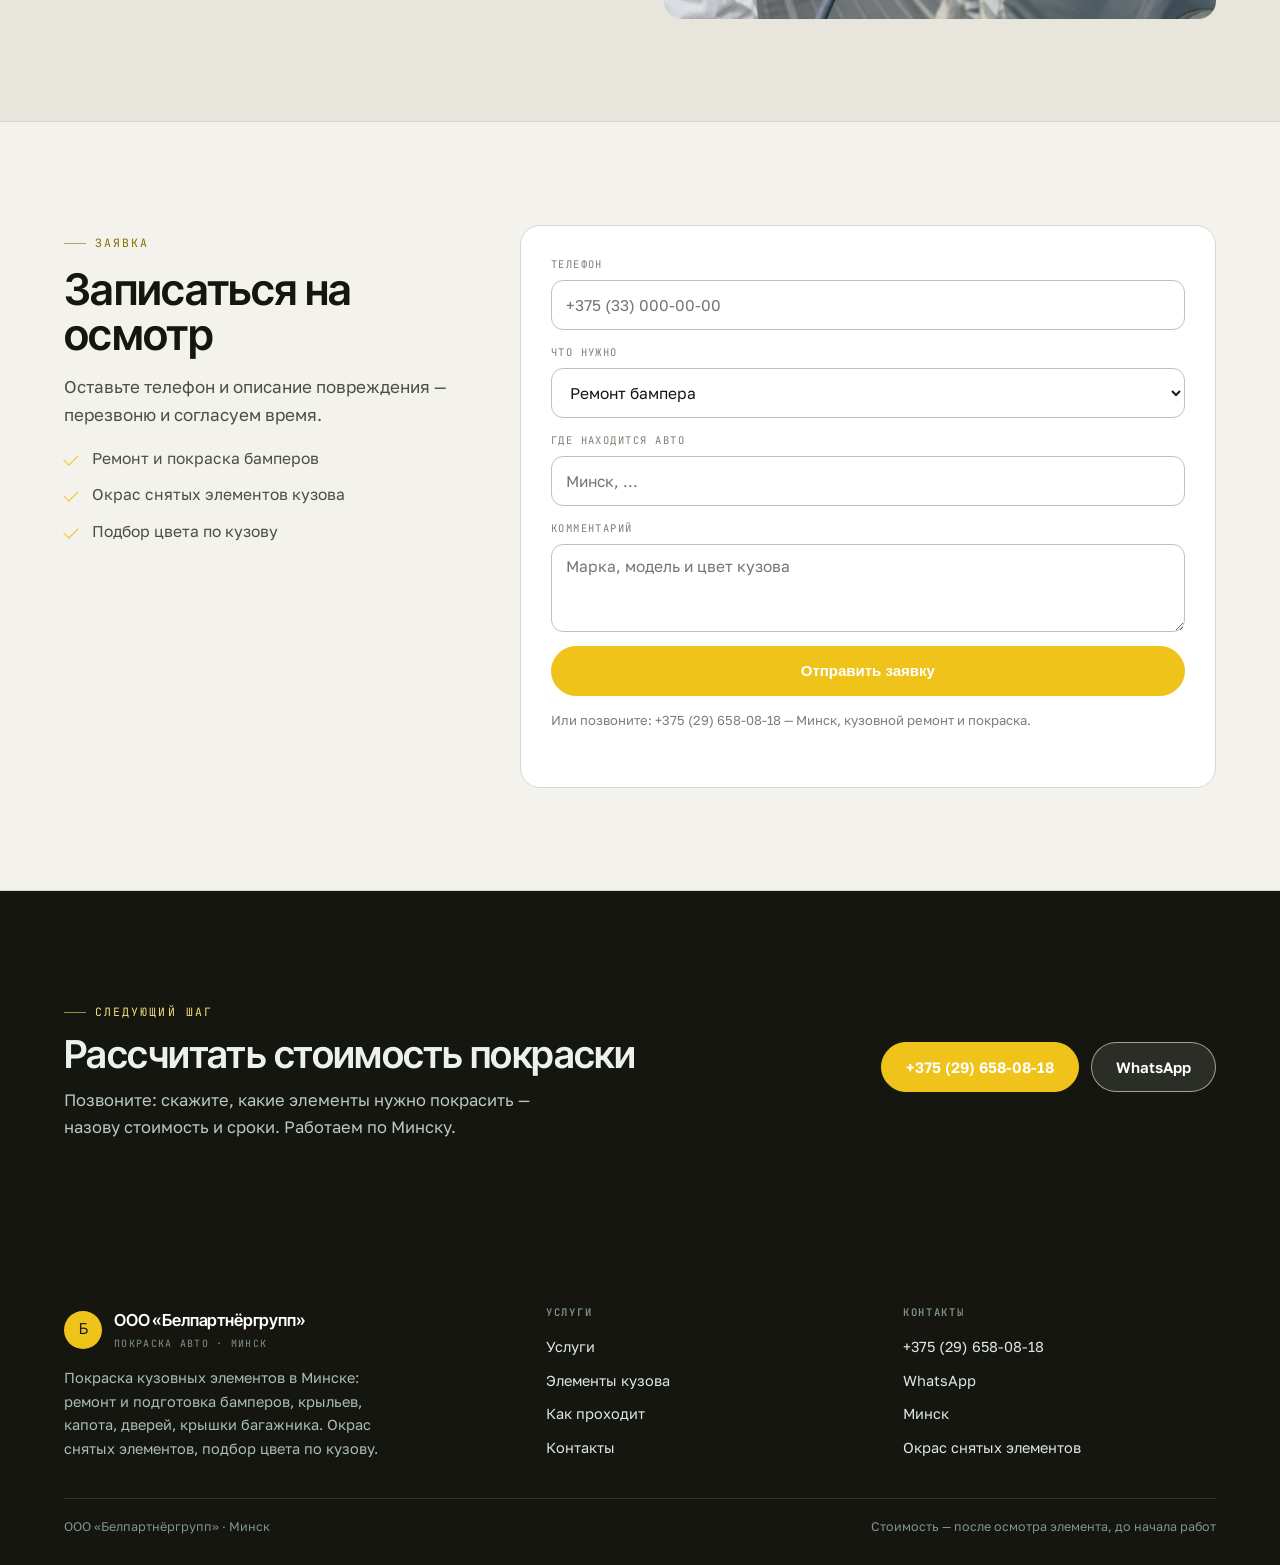
<file: process.html>
<!doctype html>
<html lang="ru">
<head>
<meta charset="utf-8">
<meta name="viewport" content="width=device-width,initial-scale=1">
<title>Как проходит покраска элемента — этапы | Белпартнёргрупп</title>
<meta name="description" content="Порядок работ: осмотр, ремонт и подготовка, подбор цвета, покраска снятого элемента, проверка результата.">
<link rel="icon" href="assets/img/favicon.svg" type="image/svg+xml">
<link rel="preconnect" href="https://fonts.googleapis.com">
<link rel="preconnect" href="https://fonts.gstatic.com" crossorigin>
<link href="https://fonts.googleapis.com/css2?family=Inter+Tight:wght@400;500;600;700&family=Golos+Text:wght@400;500;600;700&family=JetBrains+Mono:wght@400;500&display=swap" rel="stylesheet">
<link rel="stylesheet" href="assets/css/site.css">
</head>
<body>
<div class="topline"><div class="wrap"><span>Минск · кузовной ремонт и покраска</span><span>Покраска кузовных элементов · ремонт бамперов</span></div></div>
<header class="hdr"><div class="wrap hdr__in">
  <a class="logo" href="index.html"><i>Б</i><span><b>Белпартнёргрупп</b><span>покраска и ремонт кузова · Минск</span></span></a>
  <nav class="nav"><a href="index.html">Главная</a><a href="uslugi.html">Услуги</a><a href="elementy.html">Элементы кузова</a><a href="process.html" aria-current="page">Как проходит</a><a href="kontakty.html">Контакты</a></nav>
  <a class="btn" href="tel:+375296580818">+375 (29) 658-08-18</a>
  <button class="burger" id="burger" aria-label="Меню"><span></span></button>
</div></header>
<div class="drawer" id="drawer"><button class="drawer__x" aria-label="Закрыть">×</button><a href="index.html">Главная</a><a href="uslugi.html">Услуги</a><a href="elementy.html">Элементы кузова</a><a href="process.html">Как проходит</a><a href="kontakty.html">Контакты</a><a href="tel:+375296580818">+375 (29) 658-08-18</a></div>

<section class="sec"><div class="wrap">
<div class="shead"><span class="kicker">как проходит</span><h1>От осмотра до готовой детали</h1></div>
<div class="steps">
<div class="step"><span class="step__n">01</span><div><h3>Заявка</h3><p>Звонок или WhatsApp: марка, цвет, какой элемент и что с ним. Даём ориентир по стоимости и времени.</p></div></div>
<div class="step"><span class="step__n">02</span><div><h3>Осмотр элемента</h3><p>Оцениваем повреждения и состояние покрытия. Называем точную стоимость до начала работ.</p></div></div>
<div class="step"><span class="step__n">03</span><div><h3>Ремонт и подготовка</h3><p>Восстановление пластика или металла, шлифовка, шпатлёвка, грунт, маскировка.</p></div></div>
<div class="step"><span class="step__n">04</span><div><h3>Подбор цвета и покраска</h3><p>Подбираем оттенок по кузову и наносим покрытие на снятый элемент.</p></div></div>
<div class="step"><span class="step__n">05</span><div><h3>Проверка и выдача</h3><p>Смотрим результат вместе: цвет, глянец, кромки и посадка элемента.</p></div></div>
</div>
</div></section>

<section class="sec sec--alt"><div class="wrap"><div class="two">
<div><div class="shead"><span class="kicker">нюансы</span><h2>Что важно знать заранее</h2></div>
<ul class="list"><li>Машину оставлять не нужно — работаем со снятыми элементами</li><li>Цвет подбирается по кузову, а не по названию краски</li><li>Сильно повреждённый пластик иногда дешевле заменить — скажем честно</li><li>Срок зависит от объёма ремонта: подготовка занимает больше времени, чем сам окрас</li><li>Стоимость согласуем до начала работ</li></ul></div>
<div><img src="assets/img/hero.jpg" alt="Покрасочная камера" loading="lazy"></div>
</div></div></section>

<section class="sec" id="zayavka"><div class="wrap"><div class="row2">
<div class="side"><div class="shead"><span class="kicker">Заявка</span><h2>Записаться на осмотр</h2><p>Оставьте телефон и описание повреждения — перезвоню и согласуем время.</p></div><ul class="list"><li>Ремонт и покраска бамперов</li><li>Окрас снятых элементов кузова</li><li>Подбор цвета по кузову</li></ul></div>
<form class="form" data-form novalidate>
<div class="fld"><label for="f-phone">Телефон</label><input id="f-phone" type="tel" placeholder="+375 (33) 000-00-00" autocomplete="tel" required></div>
<div class="fld"><label for="f-what">Что нужно</label><select id="f-what"><option>Ремонт бампера</option><option>Покраска бампера</option><option>Покраска крыла</option><option>Покраска капота</option><option>Покраска двери</option><option>Крышка багажника</option><option>Несколько элементов</option><option>Нужна консультация</option></select></div>
<div class="fld"><label for="f-where">Где находится авто</label><input id="f-where" type="text" placeholder="Минск, ..."></div>
<div class="fld"><label for="f-msg">Комментарий</label><textarea id="f-msg" placeholder="Марка, модель и цвет кузова"></textarea></div>
<button class="btn" type="submit">Отправить заявку</button>
<p class="form__note">Или позвоните: <a href="tel:+375296580818">+375 (29) 658-08-18</a> — Минск, кузовной ремонт и покраска.</p>
<div class="formout" role="status"></div>
</form>
</div></div></section>

<section class="sec sec--ink"><div class="wrap"><div class="cta">
<div><div class="shead"><span class="kicker">следующий шаг</span><h2>Рассчитать стоимость покраски</h2></div><p>Позвоните: скажите, какие элементы нужно покрасить — назову стоимость и сроки. Работаем по Минску.</p></div>
<div class="cta__act"><a class="btn" href="tel:+375296580818">+375 (29) 658-08-18</a><a class="btn btn--w" href="https://wa.me/375296580818" target="_blank" rel="noopener">WhatsApp</a></div>
</div></div></section>

<footer class="foot"><div class="wrap"><div class="foot__in">
<div><div class="logo" style="margin:0 0 14px"><i style="background:#EFC319;color:#1A1A12">Б</i><span><b style="color:#fff">ООО «Белпартнёргрупп»</b><span style="color:#7E948C">покраска авто · Минск</span></span></div>
<p style="color:#A9BCB6;max-width:36ch">Покраска кузовных элементов в Минске: ремонт и подготовка бамперов, крыльев, капота, дверей, крышки багажника. Окрас снятых элементов, подбор цвета по кузову.</p></div>
<div><h4>Услуги</h4><a href="uslugi.html">Услуги</a><a href="elementy.html">Элементы кузова</a><a href="process.html">Как проходит</a><a href="kontakty.html">Контакты</a></div>
<div><h4>Контакты</h4><a href="tel:+375296580818">+375 (29) 658-08-18</a><a href="https://wa.me/375296580818" target="_blank" rel="noopener">WhatsApp</a><a href="kontakty.html">Минск</a><a href="kontakty.html">Окрас снятых элементов</a></div>
</div><div class="foot__low"><span>ООО «Белпартнёргрупп» · Минск</span><span>Стоимость — после осмотра элемента, до начала работ</span></div></div></footer>
<div class="fbar"><a href="tel:+375296580818">Позвонить</a><a href="https://wa.me/375296580818" target="_blank" rel="noopener">WhatsApp</a></div>
<script src="assets/js/main.js" defer></script>
</body>
</html>
</file>
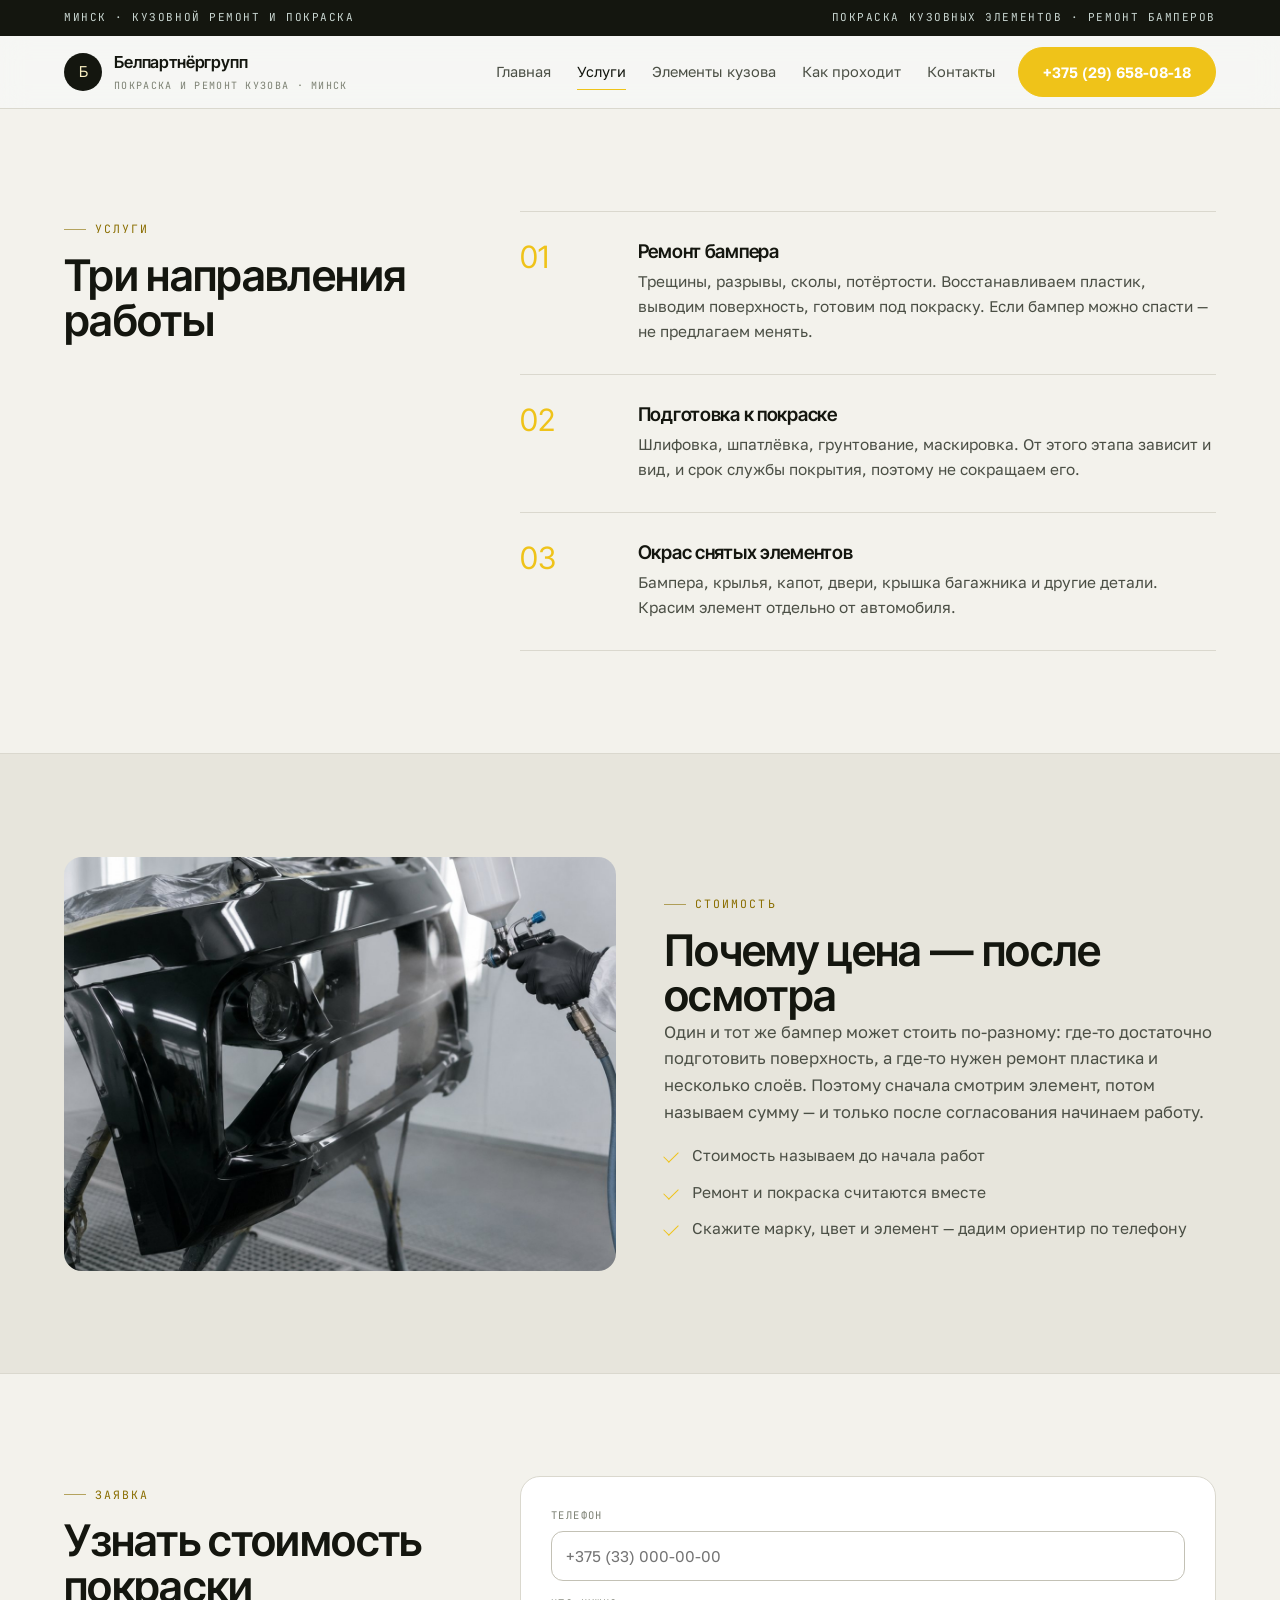
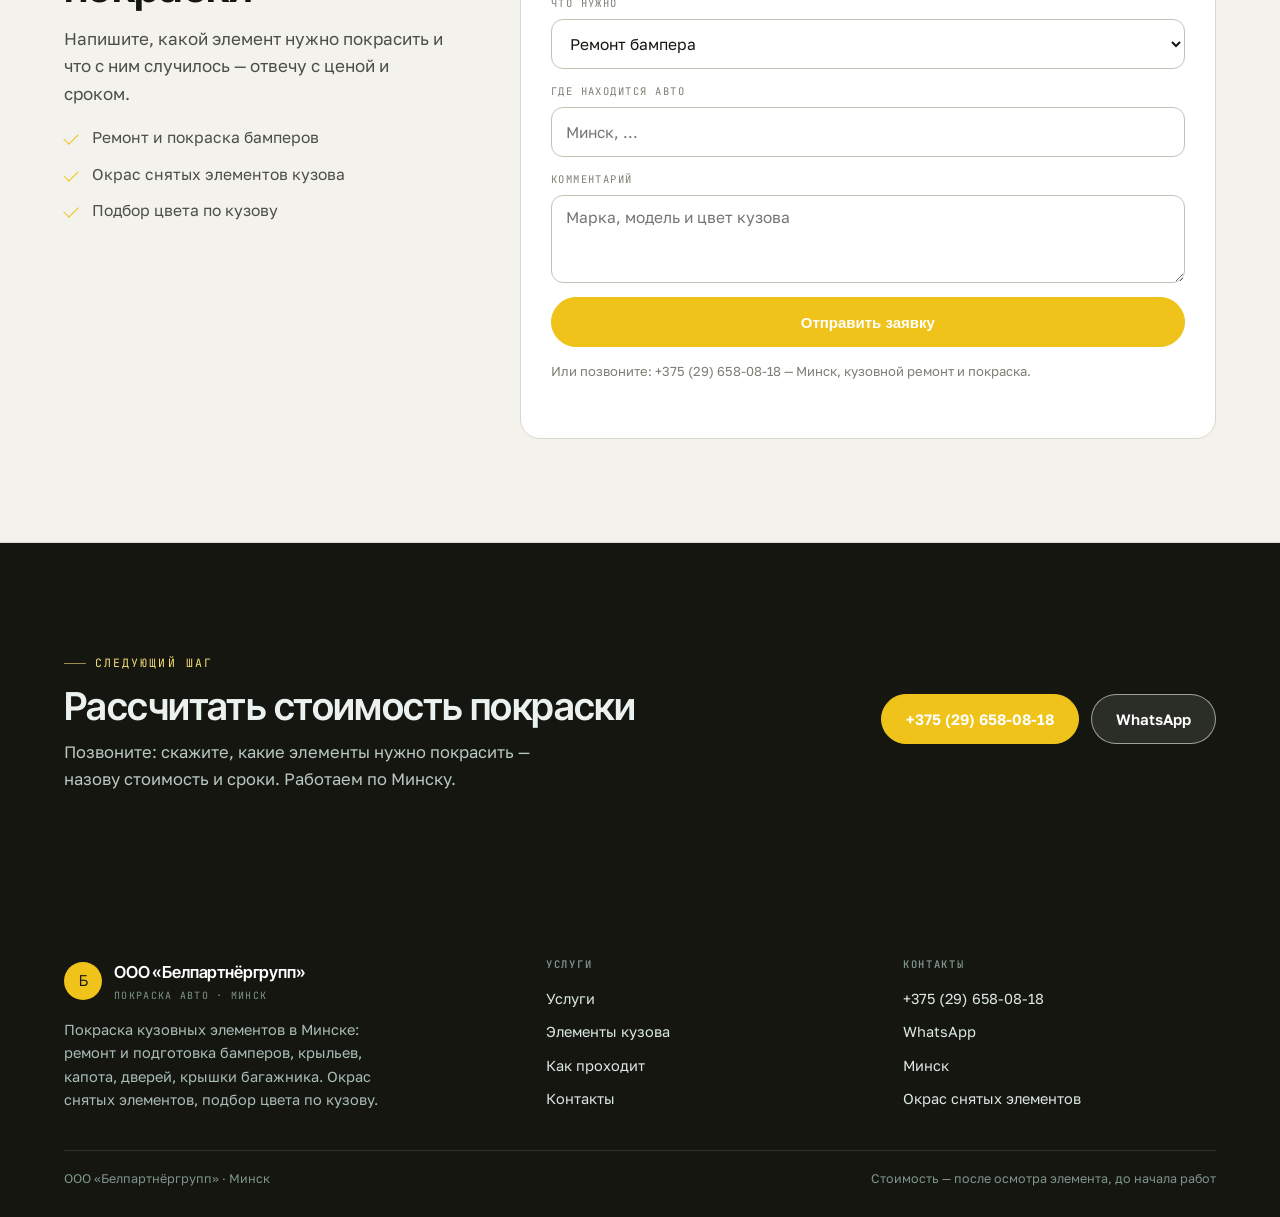
<file: uslugi.html>
<!doctype html>
<html lang="ru">
<head>
<meta charset="utf-8">
<meta name="viewport" content="width=device-width,initial-scale=1">
<title>Услуги — ремонт бампера, подготовка, покраска | Белпартнёргрупп</title>
<meta name="description" content="Ремонт бамперов, подготовка к покраске и окрас снятых элементов кузова. Минск, стоимость после осмотра элемента.">
<link rel="icon" href="assets/img/favicon.svg" type="image/svg+xml">
<link rel="preconnect" href="https://fonts.googleapis.com">
<link rel="preconnect" href="https://fonts.gstatic.com" crossorigin>
<link href="https://fonts.googleapis.com/css2?family=Inter+Tight:wght@400;500;600;700&family=Golos+Text:wght@400;500;600;700&family=JetBrains+Mono:wght@400;500&display=swap" rel="stylesheet">
<link rel="stylesheet" href="assets/css/site.css">
</head>
<body>
<div class="topline"><div class="wrap"><span>Минск · кузовной ремонт и покраска</span><span>Покраска кузовных элементов · ремонт бамперов</span></div></div>
<header class="hdr"><div class="wrap hdr__in">
  <a class="logo" href="index.html"><i>Б</i><span><b>Белпартнёргрупп</b><span>покраска и ремонт кузова · Минск</span></span></a>
  <nav class="nav"><a href="index.html">Главная</a><a href="uslugi.html" aria-current="page">Услуги</a><a href="elementy.html">Элементы кузова</a><a href="process.html">Как проходит</a><a href="kontakty.html">Контакты</a></nav>
  <a class="btn" href="tel:+375296580818">+375 (29) 658-08-18</a>
  <button class="burger" id="burger" aria-label="Меню"><span></span></button>
</div></header>
<div class="drawer" id="drawer"><button class="drawer__x" aria-label="Закрыть">×</button><a href="index.html">Главная</a><a href="uslugi.html">Услуги</a><a href="elementy.html">Элементы кузова</a><a href="process.html">Как проходит</a><a href="kontakty.html">Контакты</a><a href="tel:+375296580818">+375 (29) 658-08-18</a></div>

<section class="sec"><div class="wrap"><div class="row2">
<div class="side"><div class="shead"><span class="kicker">услуги</span><h1>Три направления работы</h1></div></div>
<div>
<div class="steps" style="margin-top:0">
<div class="step"><span class="step__n">01</span><div><h3>Ремонт бампера</h3><p>Трещины, разрывы, сколы, потёртости. Восстанавливаем пластик, выводим поверхность, готовим под покраску. Если бампер можно спасти — не предлагаем менять.</p></div></div>
<div class="step"><span class="step__n">02</span><div><h3>Подготовка к покраске</h3><p>Шлифовка, шпатлёвка, грунтование, маскировка. От этого этапа зависит и вид, и срок службы покрытия, поэтому не сокращаем его.</p></div></div>
<div class="step"><span class="step__n">03</span><div><h3>Окрас снятых элементов</h3><p>Бампера, крылья, капот, двери, крышка багажника и другие детали. Красим элемент отдельно от автомобиля.</p></div></div>
</div>
</div>
</div></div></section>

<section class="sec sec--alt"><div class="wrap"><div class="two">
<div><img src="assets/img/bumper.jpg" alt="Покраска бампера" loading="lazy"></div>
<div><div class="shead"><span class="kicker">стоимость</span><h2>Почему цена — после осмотра</h2></div>
<p style="color:var(--body)">Один и тот же бампер может стоить по-разному: где-то достаточно подготовить поверхность, а где-то нужен ремонт пластика и несколько слоёв. Поэтому сначала смотрим элемент, потом называем сумму — и только после согласования начинаем работу.</p>
<ul class="list"><li>Стоимость называем до начала работ</li><li>Ремонт и покраска считаются вместе</li><li>Скажите марку, цвет и элемент — дадим ориентир по телефону</li></ul></div>
</div></div></section>

<section class="sec" id="zayavka"><div class="wrap"><div class="row2">
<div class="side"><div class="shead"><span class="kicker">Заявка</span><h2>Узнать стоимость покраски</h2><p>Напишите, какой элемент нужно покрасить и что с ним случилось — отвечу с ценой и сроком.</p></div><ul class="list"><li>Ремонт и покраска бамперов</li><li>Окрас снятых элементов кузова</li><li>Подбор цвета по кузову</li></ul></div>
<form class="form" data-form novalidate>
<div class="fld"><label for="f-phone">Телефон</label><input id="f-phone" type="tel" placeholder="+375 (33) 000-00-00" autocomplete="tel" required></div>
<div class="fld"><label for="f-what">Что нужно</label><select id="f-what"><option>Ремонт бампера</option><option>Покраска бампера</option><option>Покраска крыла</option><option>Покраска капота</option><option>Покраска двери</option><option>Крышка багажника</option><option>Несколько элементов</option><option>Нужна консультация</option></select></div>
<div class="fld"><label for="f-where">Где находится авто</label><input id="f-where" type="text" placeholder="Минск, ..."></div>
<div class="fld"><label for="f-msg">Комментарий</label><textarea id="f-msg" placeholder="Марка, модель и цвет кузова"></textarea></div>
<button class="btn" type="submit">Отправить заявку</button>
<p class="form__note">Или позвоните: <a href="tel:+375296580818">+375 (29) 658-08-18</a> — Минск, кузовной ремонт и покраска.</p>
<div class="formout" role="status"></div>
</form>
</div></div></section>

<section class="sec sec--ink"><div class="wrap"><div class="cta">
<div><div class="shead"><span class="kicker">следующий шаг</span><h2>Рассчитать стоимость покраски</h2></div><p>Позвоните: скажите, какие элементы нужно покрасить — назову стоимость и сроки. Работаем по Минску.</p></div>
<div class="cta__act"><a class="btn" href="tel:+375296580818">+375 (29) 658-08-18</a><a class="btn btn--w" href="https://wa.me/375296580818" target="_blank" rel="noopener">WhatsApp</a></div>
</div></div></section>

<footer class="foot"><div class="wrap"><div class="foot__in">
<div><div class="logo" style="margin:0 0 14px"><i style="background:#EFC319;color:#1A1A12">Б</i><span><b style="color:#fff">ООО «Белпартнёргрупп»</b><span style="color:#7E948C">покраска авто · Минск</span></span></div>
<p style="color:#A9BCB6;max-width:36ch">Покраска кузовных элементов в Минске: ремонт и подготовка бамперов, крыльев, капота, дверей, крышки багажника. Окрас снятых элементов, подбор цвета по кузову.</p></div>
<div><h4>Услуги</h4><a href="uslugi.html">Услуги</a><a href="elementy.html">Элементы кузова</a><a href="process.html">Как проходит</a><a href="kontakty.html">Контакты</a></div>
<div><h4>Контакты</h4><a href="tel:+375296580818">+375 (29) 658-08-18</a><a href="https://wa.me/375296580818" target="_blank" rel="noopener">WhatsApp</a><a href="kontakty.html">Минск</a><a href="kontakty.html">Окрас снятых элементов</a></div>
</div><div class="foot__low"><span>ООО «Белпартнёргрупп» · Минск</span><span>Стоимость — после осмотра элемента, до начала работ</span></div></div></footer>
<div class="fbar"><a href="tel:+375296580818">Позвонить</a><a href="https://wa.me/375296580818" target="_blank" rel="noopener">WhatsApp</a></div>
<script src="assets/js/main.js" defer></script>
</body>
</html>
</file>
<file: assets/css/site.css>
*,*::before,*::after{box-sizing:border-box}
:root{
--ink:#14160F;--ink2:#1E211A;--paper:#F3F2EC;--paper2:#E7E5DC;--panel:#fff;
--body:#4B4F45;--mut:#7C8073;--line:#DAD8CE;--line2:#C3C1B5;
--acc:#EFC319;--acc2:#8A6E00;--soft:#FBF0C2;
--f-d:"Inter Tight",system-ui,sans-serif;
--f-t:"Golos Text",system-ui,-apple-system,"Segoe UI",sans-serif;
--f-m:"JetBrains Mono",ui-monospace,monospace;
--wrap:1240px;--pad:clamp(18px,4vw,44px);
}
html{-webkit-text-size-adjust:100%;scroll-behavior:smooth}
body{margin:0;background:var(--paper);color:var(--ink);font:400 16.5px/1.62 var(--f-t);-webkit-font-smoothing:antialiased;overflow-x:hidden}
img{display:block;max-width:100%;height:auto}
a{color:inherit;text-decoration:none}
h1,h2,h3,h4{margin:0;font-family:var(--f-d);font-weight:600;letter-spacing:-.015em;line-height:1.06}
p{margin:0}
.wrap{width:100%;max-width:var(--wrap);margin:0 auto;padding:0 var(--pad)}
.mono{font-family:var(--f-m);font-size:11.5px;letter-spacing:.16em;text-transform:uppercase;color:var(--mut)}
.kicker{display:inline-flex;align-items:center;gap:9px;font-family:var(--f-m);font-size:11.5px;letter-spacing:.18em;text-transform:uppercase;color:var(--acc2)}
.kicker::before{content:"";width:22px;height:1px;background:currentColor;opacity:.6}

/* header */
.topline{background:var(--ink);color:#C9D6D1;font-family:var(--f-m);font-size:11px;letter-spacing:.14em;text-transform:uppercase}
.topline .wrap{display:flex;justify-content:space-between;gap:16px;padding-top:9px;padding-bottom:9px;flex-wrap:wrap}
.hdr{position:sticky;top:0;z-index:50;background:rgba(246,247,245,.86);backdrop-filter:blur(14px);border-bottom:1px solid var(--line)}
.hdr__in{display:flex;align-items:center;gap:22px;min-height:72px}
.logo{display:flex;align-items:center;gap:12px;margin-right:auto}
.logo i{width:38px;height:38px;border-radius:50%;display:grid;place-items:center;background:var(--ink);color:var(--soft);font-family:var(--f-d);font-style:normal;font-size:15px}
.logo b{display:block;font-family:var(--f-d);font-size:16.5px;font-weight:600;letter-spacing:-.01em}
.logo span span{display:block;font-family:var(--f-m);font-size:10px;letter-spacing:.13em;text-transform:uppercase;color:var(--mut);margin-top:2px}
.nav{display:flex;gap:26px}
.nav a{font-size:14.5px;color:var(--body);padding:6px 0;border-bottom:1px solid transparent}
.nav a:hover,.nav a[aria-current]{color:var(--ink);border-color:var(--acc)}
.btn{display:inline-flex;align-items:center;justify-content:center;gap:9px;min-height:50px;padding:0 24px;border-radius:999px;background:var(--acc);color:#fff;border:1px solid var(--acc);font-weight:600;font-size:15px;transition:.18s}
.btn:hover{background:var(--acc2);border-color:var(--acc2)}
.btn--line{background:transparent;color:var(--ink);border-color:var(--line2)}
.btn--line:hover{background:#fff;border-color:var(--ink);color:var(--ink)}
.btn--w{background:rgba(255,255,255,.1);border-color:rgba(255,255,255,.55);color:#fff}
.btn--w:hover{background:rgba(255,255,255,.22)}
.burger{display:none;width:44px;height:44px;border:1px solid var(--line2);border-radius:50%;background:#fff;position:relative}
.burger span,.burger span::before,.burger span::after{position:absolute;left:12px;right:12px;height:1.6px;background:var(--ink);content:""}
.burger span{top:21px}.burger span::before{top:-6px}.burger span::after{top:6px}
.drawer{position:fixed;inset:0;z-index:60;background:var(--paper);padding:22px var(--pad) 90px;transform:translateX(102%);transition:transform .32s cubic-bezier(.2,.7,.2,1);overflow:auto}
.drawer[data-open="1"]{transform:none}
.drawer a{display:block;padding:16px 0;border-bottom:1px solid var(--line);font-family:var(--f-d);font-size:20px}
.drawer__x{position:absolute;top:16px;right:var(--pad);width:44px;height:44px;border-radius:50%;border:1px solid var(--line2);background:#fff;font-size:20px;line-height:1}

/* hero: фото на всю ширину, крупная антиква, текст снизу */
.hero{position:relative;isolation:isolate;min-height:min(90svh,780px);display:flex;align-items:flex-end;color:#fff;overflow:hidden;background:#131110}
.hero__media{position:absolute;inset:0;z-index:-2}
.hero__media img{width:100%;height:100%;object-fit:cover;object-position:50% 42%;transform:scale(1.02)}
.hero::after{content:"";position:absolute;inset:0;z-index:-1;background:linear-gradient(180deg,rgba(16,12,10,.72) 0%,rgba(16,12,10,.35) 38%,rgba(16,12,10,.82) 100%),linear-gradient(90deg,rgba(16,12,10,.6),transparent 62%)}
.hero__in{width:100%;padding:clamp(90px,14vh,150px) 0 clamp(30px,5vh,52px)}
.hero .kicker{color:#F7DE7A}
.hero h1{font-size:clamp(2.5rem,5.4vw,4.5rem);line-height:1.02;letter-spacing:-.028em;max-width:19ch;margin:18px 0 0;font-weight:600}
.hero h1 em{font-style:italic;color:#F7DE7A}
.hero__lead{margin-top:20px;max-width:50ch;color:#DCE7E3;font-size:clamp(15px,1.2vw,17.5px)}
.hero__btns{display:flex;gap:12px;flex-wrap:wrap;margin-top:30px}
.hero__stats{display:grid;grid-template-columns:repeat(3,1fr);gap:0;margin-top:clamp(30px,5vh,46px);border-top:1px solid rgba(255,255,255,.24)}
.hero__stats div{padding:18px 20px 0 0;border-right:1px solid rgba(255,255,255,.14)}
.hero__stats div:last-child{border-right:0;padding-right:0}
.hero__stats b{display:block;font-family:var(--f-d);font-size:clamp(1.5rem,2.4vw,2.1rem);font-weight:600;line-height:1}
.hero__stats span{display:block;margin-top:7px;font-family:var(--f-m);font-size:10.5px;letter-spacing:.13em;text-transform:uppercase;color:#A9BCB6}

/* полоса фото */
.band{display:grid;grid-template-columns:repeat(3,1fr);gap:2px;background:var(--line);border-bottom:1px solid var(--line)}
.band figure{margin:0;position:relative;overflow:hidden;aspect-ratio:4/3;background:var(--paper2)}
.band img{width:100%;height:100%;object-fit:cover;transition:transform .7s cubic-bezier(.2,.7,.2,1)}
.band figure:hover img{transform:scale(1.05)}
.band figcaption{position:absolute;left:0;right:0;bottom:0;padding:16px 18px;background:linear-gradient(transparent,rgba(16,12,10,.85));color:#fff;font-family:var(--f-m);font-size:10.5px;letter-spacing:.14em;text-transform:uppercase}

/* секции */
.sec{padding:clamp(56px,8vw,104px) 0;border-bottom:1px solid var(--line)}
.sec--alt{background:var(--paper2)}
.sec--ink{background:var(--ink);color:#EAF1EE;border:0}
.sec--ink .kicker{color:#F7DE7A}
.sec--ink p{color:#B9C8C2}
.shead{max-width:60ch}
.shead h2{font-size:clamp(1.9rem,3.4vw,3rem);line-height:1.04;margin-top:14px}
.shead p{margin-top:16px;color:var(--body);font-size:17px;max-width:56ch}
.row2{display:grid;grid-template-columns:.72fr 1.28fr;gap:clamp(24px,5vw,64px);align-items:start}
.row2>.side{position:sticky;top:96px}

/* карточки, списки, шаги */
.cards{display:grid;grid-template-columns:repeat(3,1fr);gap:clamp(14px,2vw,22px);margin-top:clamp(26px,4vw,40px)}
.card img{width:100%;height:100%;object-fit:cover;display:block}
.card{background:var(--panel);border:1px solid var(--line);border-radius:18px;overflow:hidden;display:flex;flex-direction:column;transition:.2s}
.card:hover{border-color:var(--line2);transform:translateY(-3px)}
.card img{aspect-ratio:4/3;object-fit:cover;width:100%}
.card__b{padding:22px 22px 24px}
.card__b .mono{color:var(--acc2)}
.card__b h3{font-size:1.24rem;margin:8px 0 8px}
.card__b p{color:var(--body);font-size:15px}
.list{list-style:none;margin:18px 0 0;padding:0;display:grid;gap:11px}
.list li{position:relative;padding-left:28px;color:var(--body);font-size:15.6px}
.list li::before{content:"";position:absolute;left:0;top:8px;width:14px;height:8px;border-left:1.6px solid var(--acc);border-bottom:1.6px solid var(--acc);transform:rotate(-45deg)}
.steps{margin-top:clamp(26px,4vw,40px);border-top:1px solid var(--line)}
.step{display:grid;grid-template-columns:84px minmax(0,1fr);gap:clamp(14px,3vw,34px);padding:clamp(20px,3vw,30px) 0;border-bottom:1px solid var(--line);align-items:start}
.step__n{font-family:var(--f-d);font-size:clamp(1.5rem,2.4vw,2rem);color:var(--acc);line-height:1}
.step h3{font-size:1.18rem;margin-bottom:7px}
.step p{color:var(--body);font-size:15.4px;max-width:70ch}
.two{display:grid;grid-template-columns:1fr 1fr;gap:clamp(18px,4vw,48px);align-items:center}
.two img{border-radius:18px;aspect-ratio:4/3;object-fit:cover;width:100%}
.checks{display:grid;grid-template-columns:repeat(2,1fr);gap:14px 26px;margin-top:22px}
.checks div{border-top:1px solid var(--line2);padding-top:12px}
.checks b{display:block;font-family:var(--f-d);font-size:1.05rem;margin-bottom:4px}
.checks span{font-size:14.4px;color:var(--body)}

/* FAQ */
.faq{margin-top:26px;border-top:1px solid var(--line)}
.faq__i{border-bottom:1px solid var(--line)}
.faq__q{width:100%;display:flex;justify-content:space-between;align-items:center;gap:20px;padding:20px 0;background:none;border:0;text-align:left;font:600 17px/1.35 var(--f-t);color:var(--ink);cursor:pointer}
.faq__x{position:relative;width:20px;height:20px;flex:0 0 auto}
.faq__x::before,.faq__x::after{content:"";position:absolute;left:0;right:0;top:9px;height:1.6px;background:var(--acc);transition:.2s}
.faq__x::after{transform:rotate(90deg)}
.faq__i[data-open="1"] .faq__x::after{transform:rotate(0)}
.faq__a{display:none;padding:0 0 22px;max-width:72ch}
.faq__i[data-open="1"] .faq__a{display:block}
.faq__a p{color:var(--body);font-size:15.4px}

/* форма, CTA, подвал, мобильная панель */
.form{display:grid;gap:14px;background:var(--panel);border:1px solid var(--line);border-radius:20px;padding:clamp(20px,3vw,30px)}
.fld{display:grid;gap:7px}
.fld label{font-family:var(--f-m);font-size:10.5px;letter-spacing:.14em;text-transform:uppercase;color:var(--mut)}
.fld input,.fld select,.fld textarea{width:100%;min-height:50px;padding:12px 14px;border:1px solid var(--line2);border-radius:12px;background:#fff;font:400 15.5px var(--f-t);color:var(--ink)}
.fld textarea{min-height:88px;resize:vertical}
.fld input:focus,.fld select:focus,.fld textarea:focus{outline:2px solid rgba(239,195,25,.45);border-color:var(--acc)}
.form__note{font-size:13px;color:var(--mut)}
.formout{margin-top:12px;font-size:14.5px;color:var(--acc2)}
.cta{display:grid;grid-template-columns:1.35fr auto;gap:clamp(20px,4vw,44px);align-items:center}
.cta h2{font-size:clamp(1.7rem,3vw,2.6rem)}
.cta p{margin-top:12px;max-width:52ch}
.cta__act{display:flex;gap:12px;flex-wrap:wrap}
.foot{background:var(--ink);color:#C9D6D1;padding:clamp(40px,6vw,64px) 0 28px;font-size:14.5px}
.foot__in{display:grid;grid-template-columns:1.4fr 1fr 1fr;gap:clamp(20px,4vw,44px)}
.foot h4{font-family:var(--f-m);font-size:10.5px;letter-spacing:.16em;text-transform:uppercase;color:#7E948C;margin-bottom:12px}
.foot a{display:block;padding:5px 0;color:#DCE7E3}
.foot a:hover{color:var(--soft)}
.foot__low{margin-top:34px;padding-top:18px;border-top:1px solid rgba(255,255,255,.12);display:flex;justify-content:space-between;gap:14px;flex-wrap:wrap;font-size:12.5px;color:#7E948C}
.fbar{display:none;position:fixed;left:0;right:0;bottom:0;z-index:55;background:rgba(12,18,17,.96);backdrop-filter:blur(10px);padding:10px 12px calc(10px + env(safe-area-inset-bottom));gap:10px}
.fbar a{flex:1;display:flex;align-items:center;justify-content:center;min-height:48px;border-radius:12px;font-weight:600;font-size:15px}
.fbar a:first-child{background:var(--acc);color:#fff}
.fbar a:last-child{background:rgba(255,255,255,.12);color:#fff;border:1px solid rgba(255,255,255,.3)}

@media(max-width:1040px){
.nav{display:none}.burger{display:block}
.hero__stats{grid-template-columns:1fr 1fr}
.hero__stats div:nth-child(2){border-right:0}
.cards{grid-template-columns:1fr 1fr}
.row2{grid-template-columns:1fr}.row2>.side{position:static}
.cta{grid-template-columns:1fr}
.foot__in{grid-template-columns:1fr 1fr}
}
@media(max-width:720px){
.hero{min-height:auto}.hero__in{padding-top:74px}
.band{grid-template-columns:1fr}
.cards{grid-template-columns:1fr}
.two{grid-template-columns:1fr}
.checks{grid-template-columns:1fr}
.step{grid-template-columns:56px minmax(0,1fr)}
.hero__stats{grid-template-columns:1fr}
.hero__stats div{border-right:0;border-bottom:1px solid rgba(255,255,255,.12);padding:14px 0}
.hero__stats div:last-child{border-bottom:0}
.fbar{display:flex}
body{padding-bottom:74px}
.foot__in{grid-template-columns:1fr}
}
@media(prefers-reduced-motion:reduce){*{transition:none!important;animation:none!important}}

.shead h1{font-size:clamp(1.9rem,3.4vw,3rem);line-height:1.04;margin-top:14px}

/* плотная сетка марок */
.marks{display:grid;grid-template-columns:repeat(auto-fill,minmax(112px,1fr));gap:1px;background:var(--line);border:1px solid var(--line);border-radius:2px;overflow:hidden;margin-top:8px}
.marks span{background:var(--panel);padding:16px 8px;text-align:center;font-size:13.5px;font-weight:600;letter-spacing:.01em;color:var(--ink2);display:flex;align-items:center;justify-content:center;min-height:56px;transition:background .15s,color .15s}
.marks span:hover{background:var(--ink);color:#fff}
.marks--ink span{background:#151A1E;color:#D7DEE3;border-color:#242A2F}
.marks--ink{background:#242A2F;border-color:#242A2F}
.marks--ink span:hover{background:var(--acc);color:#1A1A12}
@media(max-width:520px){.marks{grid-template-columns:repeat(auto-fill,minmax(88px,1fr))}.marks span{font-size:12px;min-height:48px;padding:12px 4px}}
</file>
